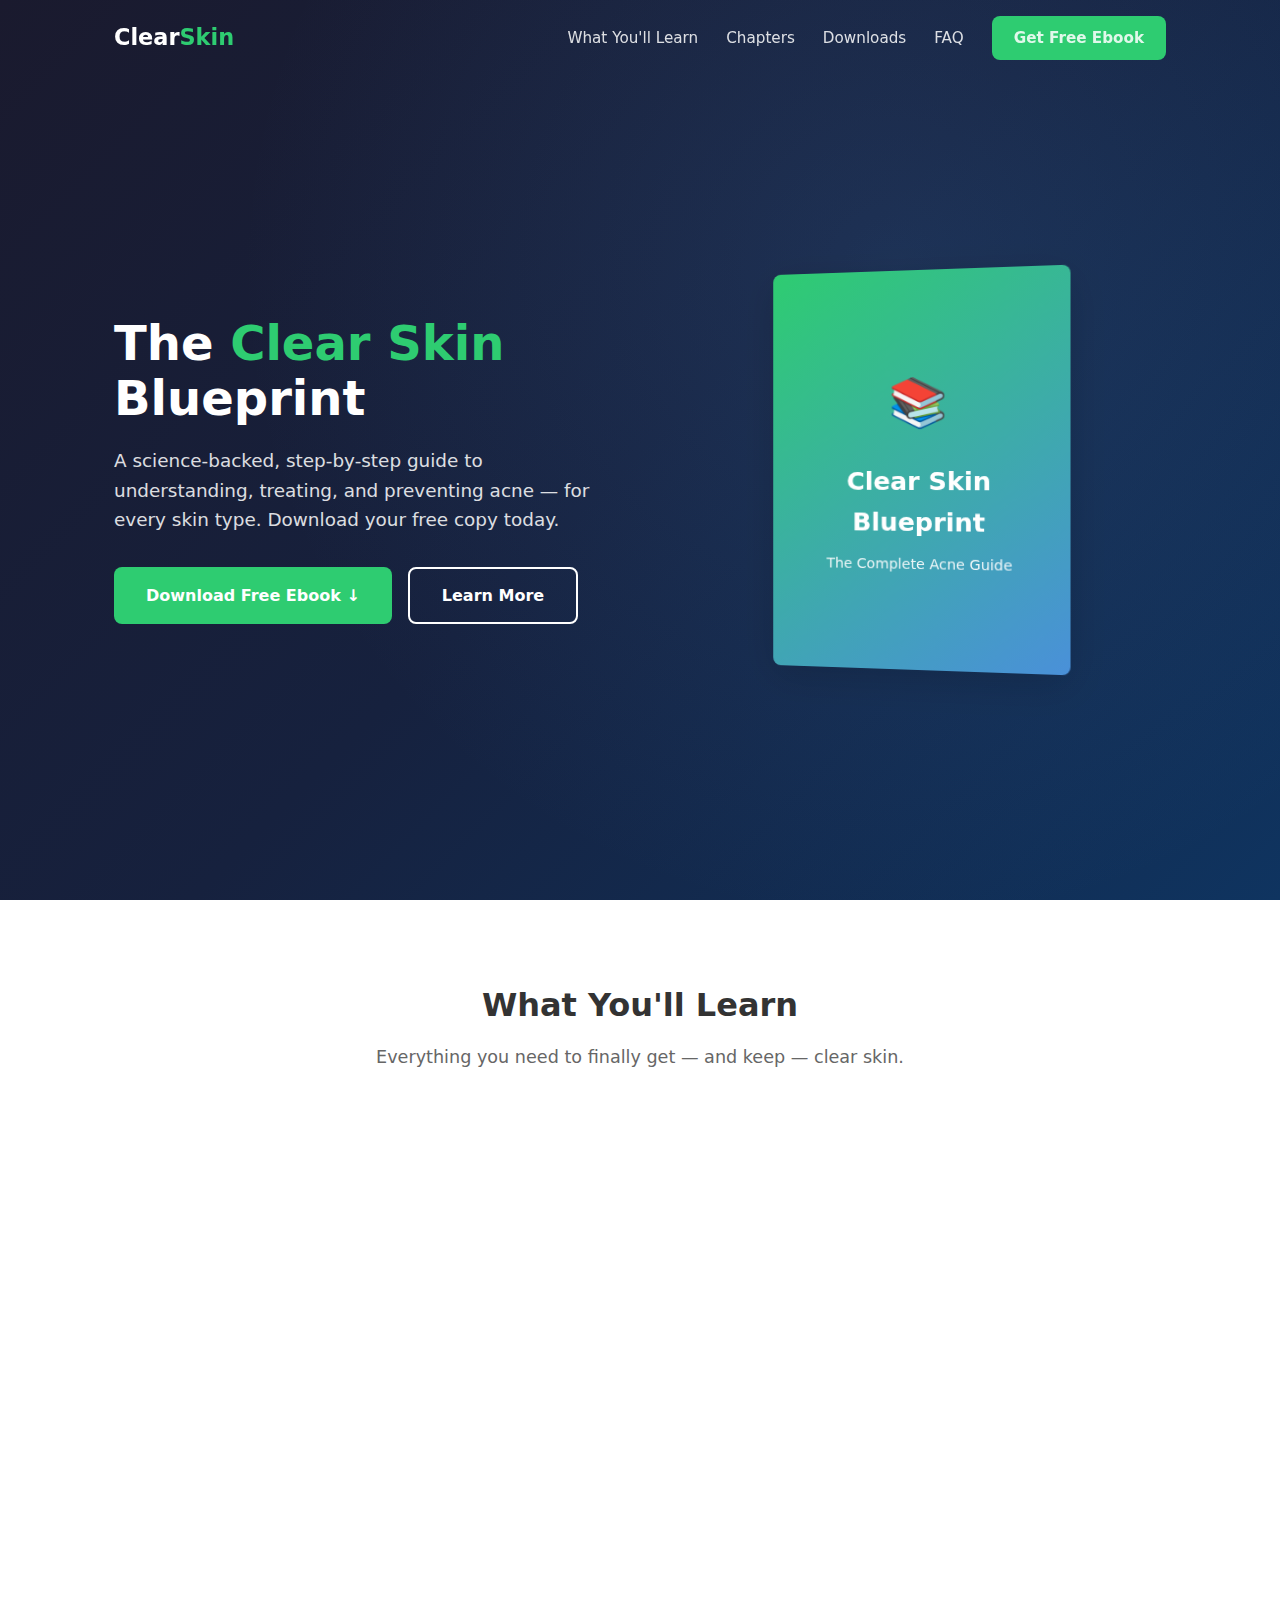
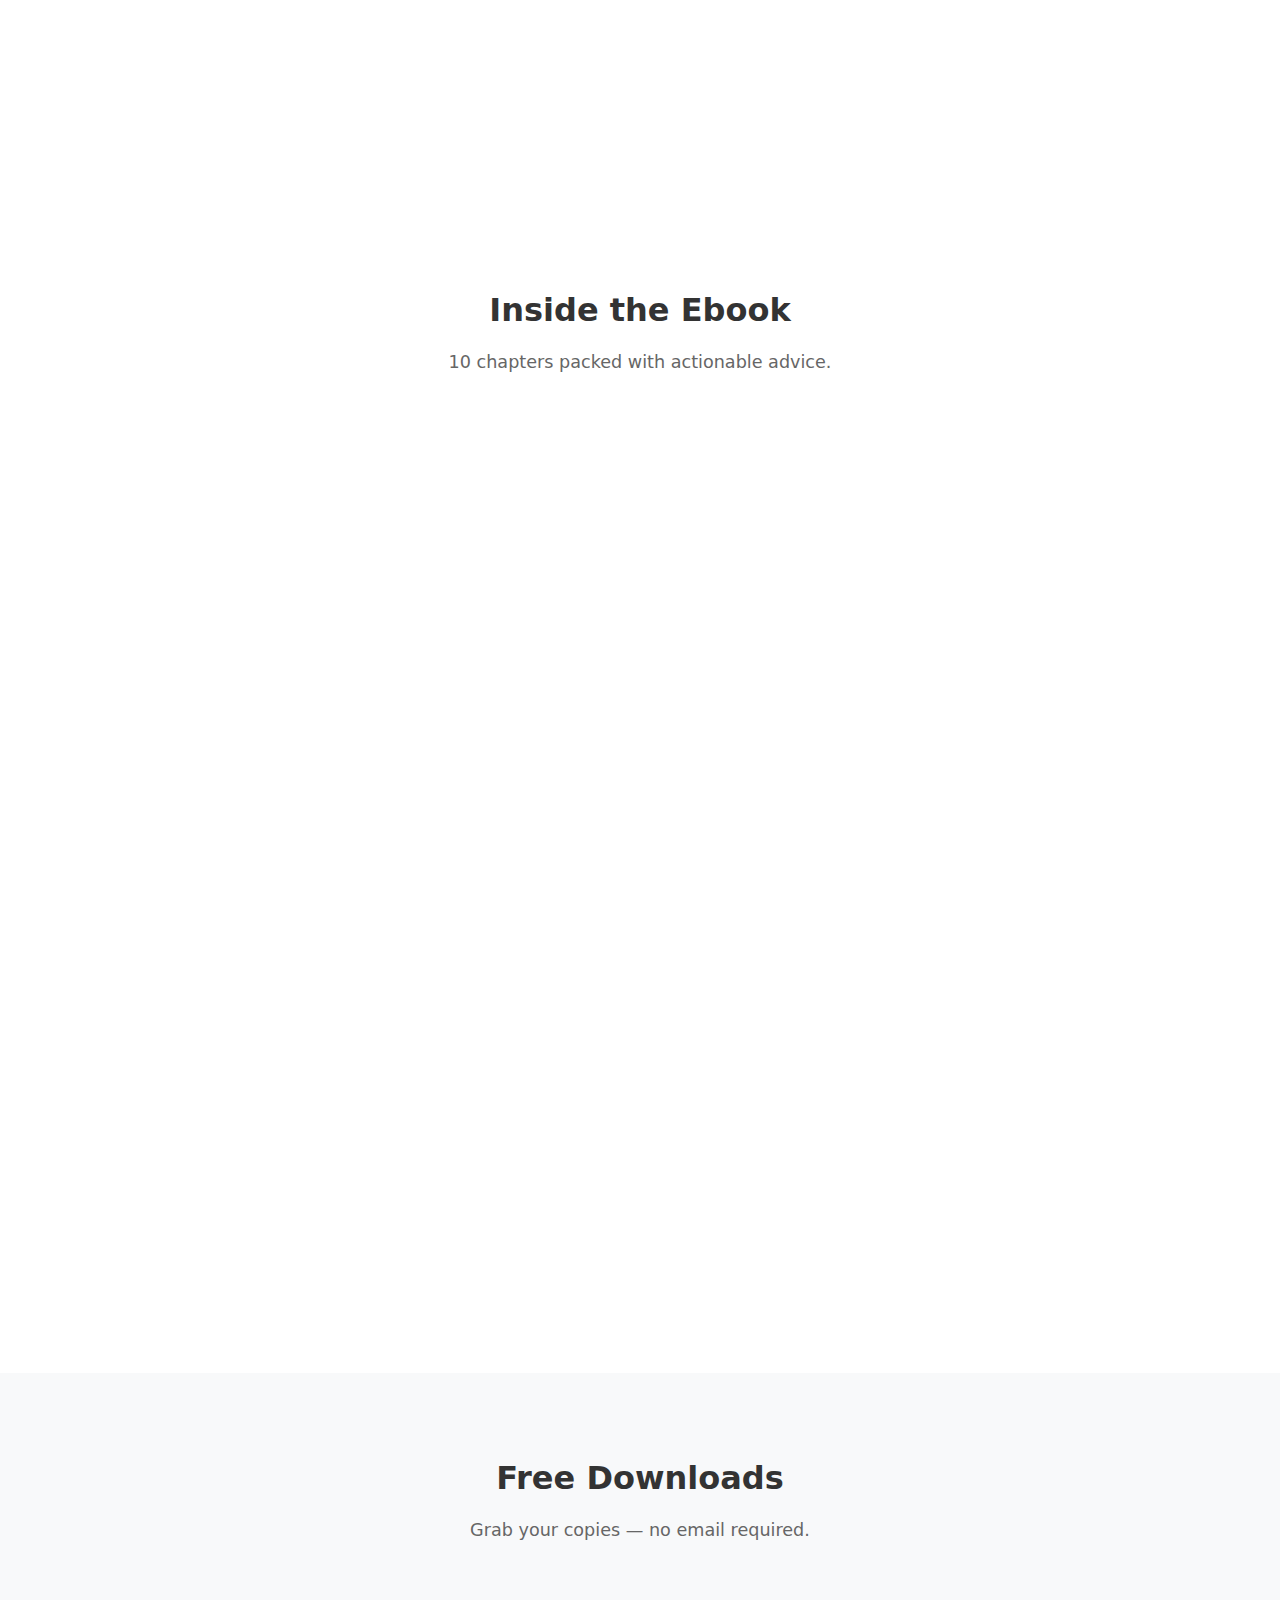
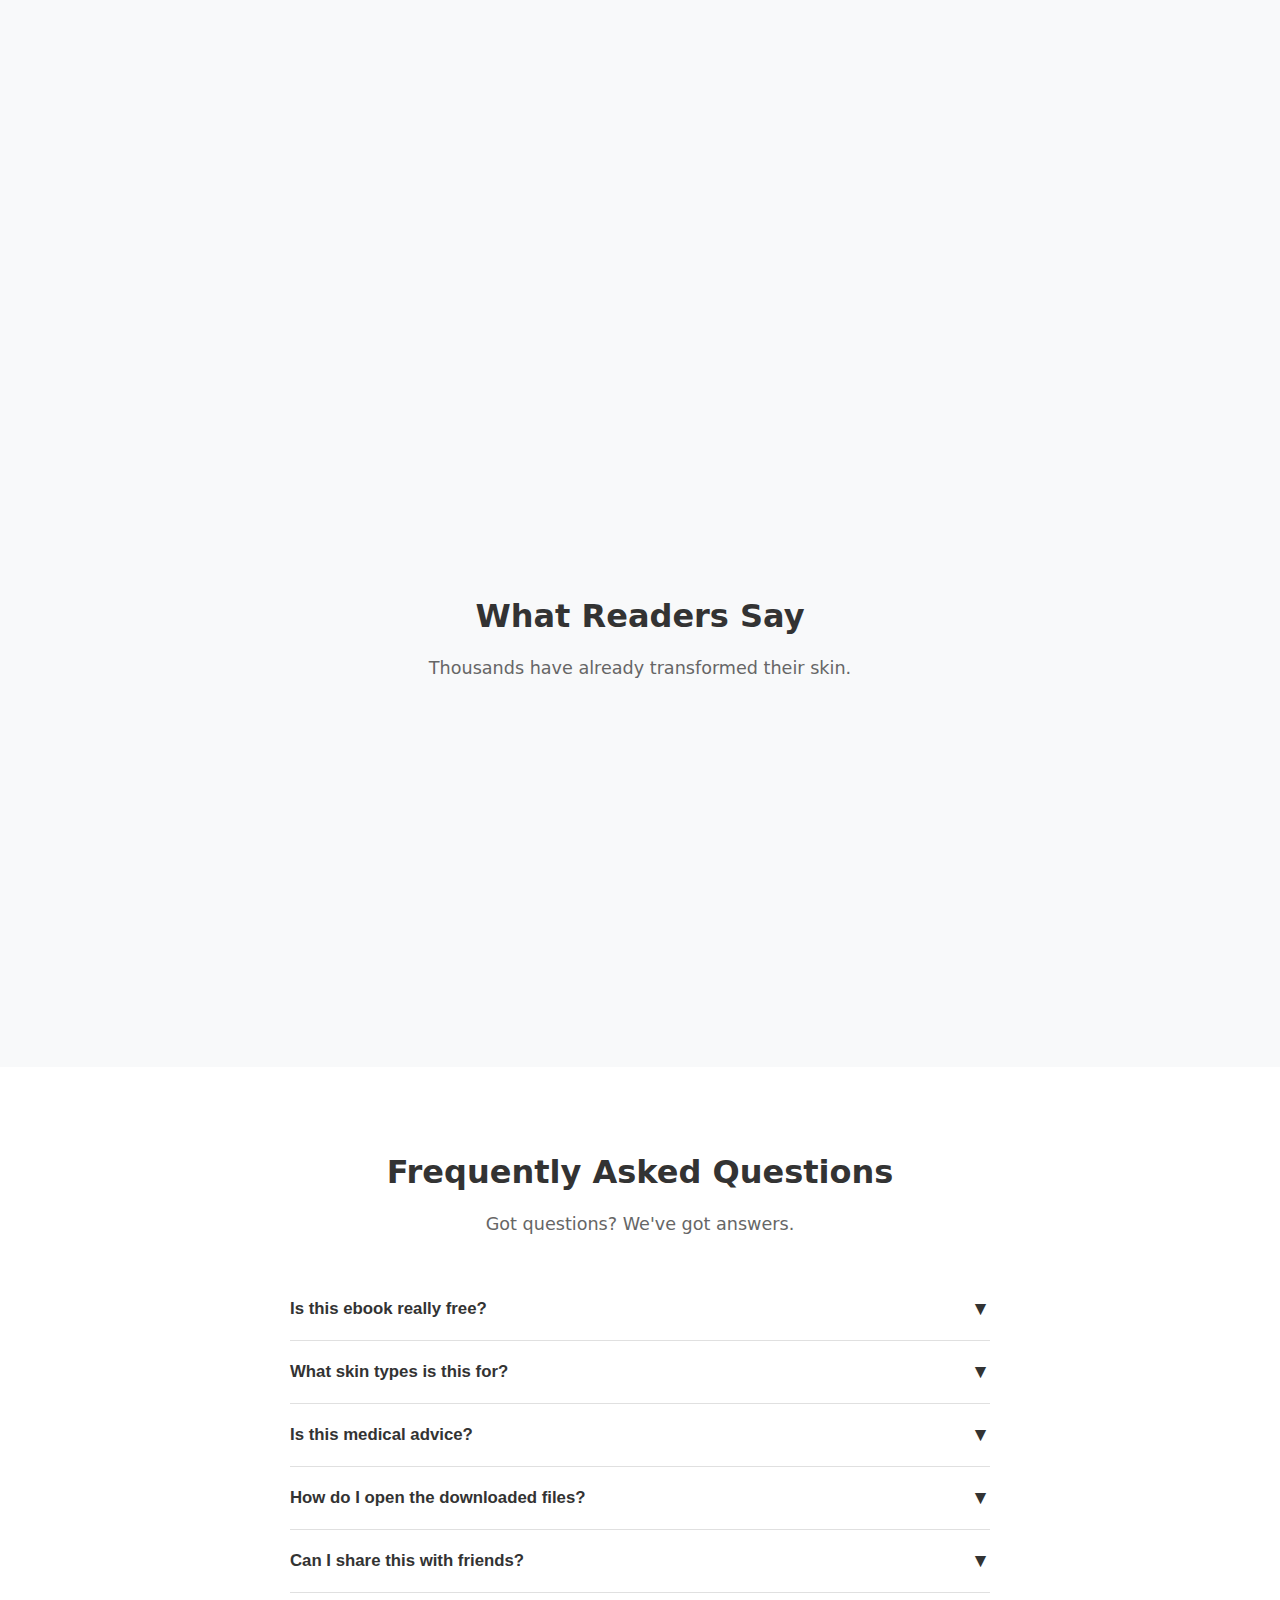
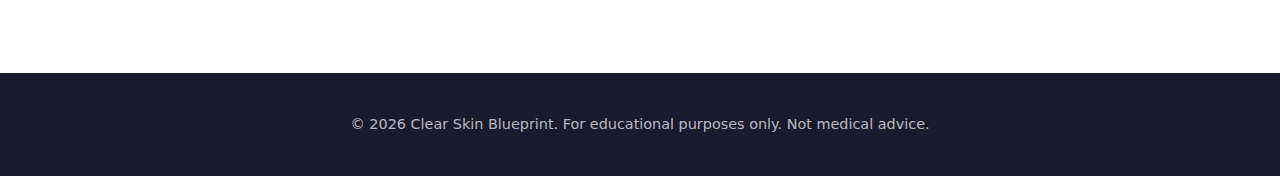
<file: website/index.html>
<!DOCTYPE html>
<html lang="en">
<head>
  <meta charset="UTF-8" />
  <meta name="viewport" content="width=device-width, initial-scale=1.0" />
  <title>Clear Skin Blueprint — Your Complete Guide to Beating Acne</title>
  <link rel="stylesheet" href="assets/css/styles.css" />
</head>
<body>

<!-- ===== NAVBAR ===== -->
<nav class="navbar">
  <div class="container">
    <a href="#" class="logo">Clear<span>Skin</span></a>
    <ul class="nav-links">
      <li><a href="#features">What You'll Learn</a></li>
      <li><a href="#chapters">Chapters</a></li>
      <li><a href="#downloads">Downloads</a></li>
      <li><a href="#faq">FAQ</a></li>
      <li><a href="#downloads" class="btn btn-primary" style="padding:10px 22px">Get Free Ebook</a></li>
    </ul>
    <button class="hamburger" aria-label="Menu">
      <span></span><span></span><span></span>
    </button>
  </div>
</nav>

<!-- ===== HERO ===== -->
<section class="hero" id="hero">
  <div class="container">
    <div class="hero-content">
      <h1>The <span>Clear Skin</span> Blueprint</h1>
      <p>A science-backed, step-by-step guide to understanding, treating, and preventing acne — for every skin type. Download your free copy today.</p>
      <div class="hero-buttons">
        <a href="#downloads" class="btn btn-primary">Download Free Ebook &darr;</a>
        <a href="#features" class="btn btn-outline">Learn More</a>
      </div>
    </div>
    <div class="hero-visual">
      <div class="ebook-mockup">
        <div class="mock-icon">&#128218;</div>
        <h3>Clear Skin Blueprint</h3>
        <p>The Complete Acne Guide</p>
      </div>
    </div>
  </div>
</section>

<!-- ===== FEATURES ===== -->
<section class="features" id="features">
  <div class="container">
    <h2 class="section-title">What You'll Learn</h2>
    <p class="section-subtitle">Everything you need to finally get — and keep — clear skin.</p>
    <div class="features-grid">
      <div class="feature-card">
        <div class="feature-icon">&#128300;</div>
        <h3>The Science of Acne</h3>
        <p>Understand what really causes breakouts at a cellular level — hormones, bacteria, inflammation, and more.</p>
      </div>
      <div class="feature-card">
        <div class="feature-icon">&#129514;</div>
        <h3>Proven Treatments</h3>
        <p>From benzoyl peroxide to retinoids, learn which ingredients actually work and how to use them safely.</p>
      </div>
      <div class="feature-card">
        <div class="feature-icon">&#127860;</div>
        <h3>Diet &amp; Lifestyle</h3>
        <p>Discover the surprising connections between what you eat, how you sleep, and your skin health.</p>
      </div>
      <div class="feature-card">
        <div class="feature-icon">&#128197;</div>
        <h3>Skincare Routines</h3>
        <p>Step-by-step morning and evening routines customized for oily, dry, combination, and sensitive skin.</p>
      </div>
      <div class="feature-card">
        <div class="feature-icon">&#128156;</div>
        <h3>Scar Prevention</h3>
        <p>Techniques to minimize scarring and post-inflammatory hyperpigmentation while your skin heals.</p>
      </div>
      <div class="feature-card">
        <div class="feature-icon">&#129504;</div>
        <h3>Mental Health</h3>
        <p>Addressing the emotional toll of acne — building confidence and self-care habits that last.</p>
      </div>
    </div>
  </div>
</section>

<!-- ===== TABLE OF CONTENTS ===== -->
<section class="toc" id="chapters">
  <div class="container" style="text-align:center">
    <h2 class="section-title">Inside the Ebook</h2>
    <p class="section-subtitle">10 chapters packed with actionable advice.</p>
    <div class="toc-list">
      <div class="toc-item"><div class="toc-num">1</div><div class="toc-text"><h4>Understanding Your Skin</h4><p>Skin types, the anatomy of a pore, and how acne forms.</p></div></div>
      <div class="toc-item"><div class="toc-num">2</div><div class="toc-text"><h4>Types of Acne</h4><p>Blackheads, whiteheads, cystic acne, and everything in between.</p></div></div>
      <div class="toc-item"><div class="toc-num">3</div><div class="toc-text"><h4>Root Causes</h4><p>Hormonal imbalances, genetics, bacteria, and environmental triggers.</p></div></div>
      <div class="toc-item"><div class="toc-num">4</div><div class="toc-text"><h4>Building Your Routine</h4><p>Cleansing, toning, treating, and moisturizing — done right.</p></div></div>
      <div class="toc-item"><div class="toc-num">5</div><div class="toc-text"><h4>Active Ingredients That Work</h4><p>Salicylic acid, niacinamide, retinoids, AHAs, and more.</p></div></div>
      <div class="toc-item"><div class="toc-num">6</div><div class="toc-text"><h4>Diet &amp; Nutrition</h4><p>Foods that help, foods that hurt, and simple meal swaps.</p></div></div>
      <div class="toc-item"><div class="toc-num">7</div><div class="toc-text"><h4>Lifestyle Factors</h4><p>Sleep, stress management, exercise, and hydration.</p></div></div>
      <div class="toc-item"><div class="toc-num">8</div><div class="toc-text"><h4>When to See a Dermatologist</h4><p>Red flags, prescription options, and what to expect.</p></div></div>
      <div class="toc-item"><div class="toc-num">9</div><div class="toc-text"><h4>Treating Acne Scars</h4><p>Chemical peels, microneedling, laser therapy, and at-home options.</p></div></div>
      <div class="toc-item"><div class="toc-num">10</div><div class="toc-text"><h4>Maintaining Clear Skin</h4><p>Long-term habits to keep breakouts from coming back.</p></div></div>
    </div>
  </div>
</section>

<!-- ===== DOWNLOADS ===== -->
<section class="downloads" id="downloads">
  <div class="container">
    <h2 class="section-title">Free Downloads</h2>
    <p class="section-subtitle">Grab your copies — no email required.</p>
    <div class="download-cards">
      <div class="download-card">
        <div class="dl-icon">&#128214;</div>
        <h3>Complete Ebook</h3>
        <p>The full Clear Skin Blueprint — all 10 chapters in a beautifully formatted, easy-to-read guide.</p>
        <span class="file-info">HTML format &bull; Viewable in any browser</span>
        <a href="../ebook-visual/clear-skin-blueprint.html" download class="btn btn-download">&#11015; Download Ebook</a>
      </div>
      <div class="download-card">
        <div class="dl-icon">&#128202;</div>
        <h3>Quick-Reference Infographic</h3>
        <p>A one-page visual cheat sheet with your daily skincare routine, key ingredients, and diet tips.</p>
        <span class="file-info">HTML format &bull; Viewable in any browser</span>
        <a href="../ebook-infographic/acne-infographic.html" download class="btn btn-download">&#11015; Download Infographic</a>
      </div>
    </div>
  </div>
</section>

<!-- ===== TESTIMONIALS ===== -->
<section class="testimonials" id="testimonials">
  <div class="container">
    <h2 class="section-title">What Readers Say</h2>
    <p class="section-subtitle">Thousands have already transformed their skin.</p>
    <div class="testimonial-grid">
      <div class="testimonial-card">
        <div class="stars">&#9733;&#9733;&#9733;&#9733;&#9733;</div>
        <blockquote>"I tried everything for years. This ebook finally explained WHY I was breaking out and gave me a routine that actually works. My skin has never looked better."</blockquote>
        <div class="author">— Sarah M., 24</div>
      </div>
      <div class="testimonial-card">
        <div class="stars">&#9733;&#9733;&#9733;&#9733;&#9733;</div>
        <blockquote>"The diet chapter was a game-changer. I cut out dairy and added the recommended foods and saw a huge difference in just 3 weeks."</blockquote>
        <div class="author">— James R., 19</div>
      </div>
      <div class="testimonial-card">
        <div class="stars">&#9733;&#9733;&#9733;&#9733;&#9733;</div>
        <blockquote>"As a dermatology student, I'm impressed by how accurate and accessible this guide is. I recommend it to friends and family all the time."</blockquote>
        <div class="author">— Dr. Priya K., 28</div>
      </div>
    </div>
  </div>
</section>

<!-- ===== FAQ ===== -->
<section class="faq" id="faq">
  <div class="container" style="text-align:center">
    <h2 class="section-title">Frequently Asked Questions</h2>
    <p class="section-subtitle">Got questions? We've got answers.</p>
    <div class="faq-list">
      <div class="faq-item">
        <button class="faq-question">Is this ebook really free? <span class="arrow">&#9660;</span></button>
        <div class="faq-answer"><p>Yes — 100% free, no email sign-up required. Just click download and it's yours.</p></div>
      </div>
      <div class="faq-item">
        <button class="faq-question">What skin types is this for? <span class="arrow">&#9660;</span></button>
        <div class="faq-answer"><p>The guide covers all skin types — oily, dry, combination, and sensitive. Each chapter includes specific tips for different skin types.</p></div>
      </div>
      <div class="faq-item">
        <button class="faq-question">Is this medical advice? <span class="arrow">&#9660;</span></button>
        <div class="faq-answer"><p>This ebook is for educational purposes only and is not a substitute for professional medical advice. Always consult a dermatologist for persistent or severe acne.</p></div>
      </div>
      <div class="faq-item">
        <button class="faq-question">How do I open the downloaded files? <span class="arrow">&#9660;</span></button>
        <div class="faq-answer"><p>The files are in HTML format. Simply open them in any web browser (Chrome, Safari, Firefox, Edge) — no special software needed.</p></div>
      </div>
      <div class="faq-item">
        <button class="faq-question">Can I share this with friends? <span class="arrow">&#9660;</span></button>
        <div class="faq-answer"><p>Absolutely! Feel free to share the download links or the files themselves with anyone who might benefit.</p></div>
      </div>
    </div>
  </div>
</section>

<!-- ===== FOOTER ===== -->
<footer class="footer">
  <div class="container">
    <p>&copy; 2026 Clear Skin Blueprint. For educational purposes only. Not medical advice.</p>
  </div>
</footer>

<script src="assets/js/main.js"></script>
</body>
</html>
</file>
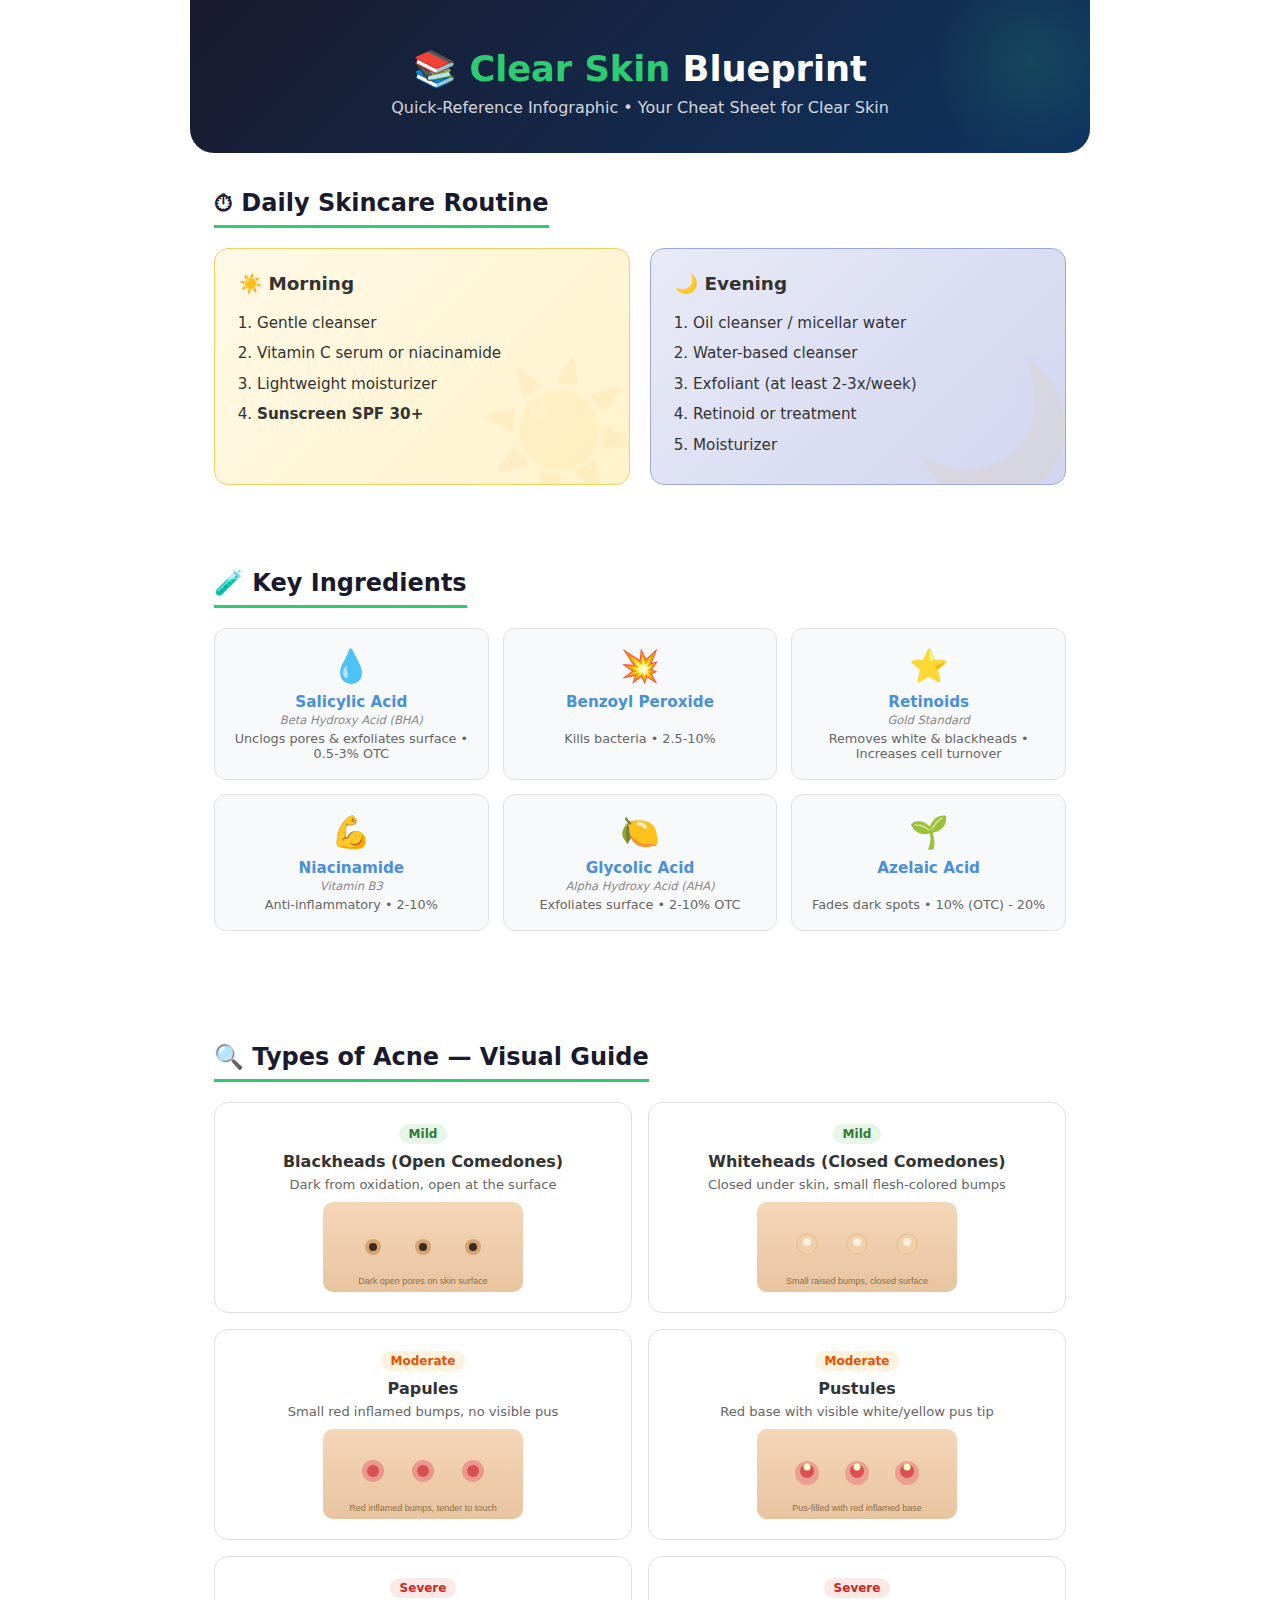
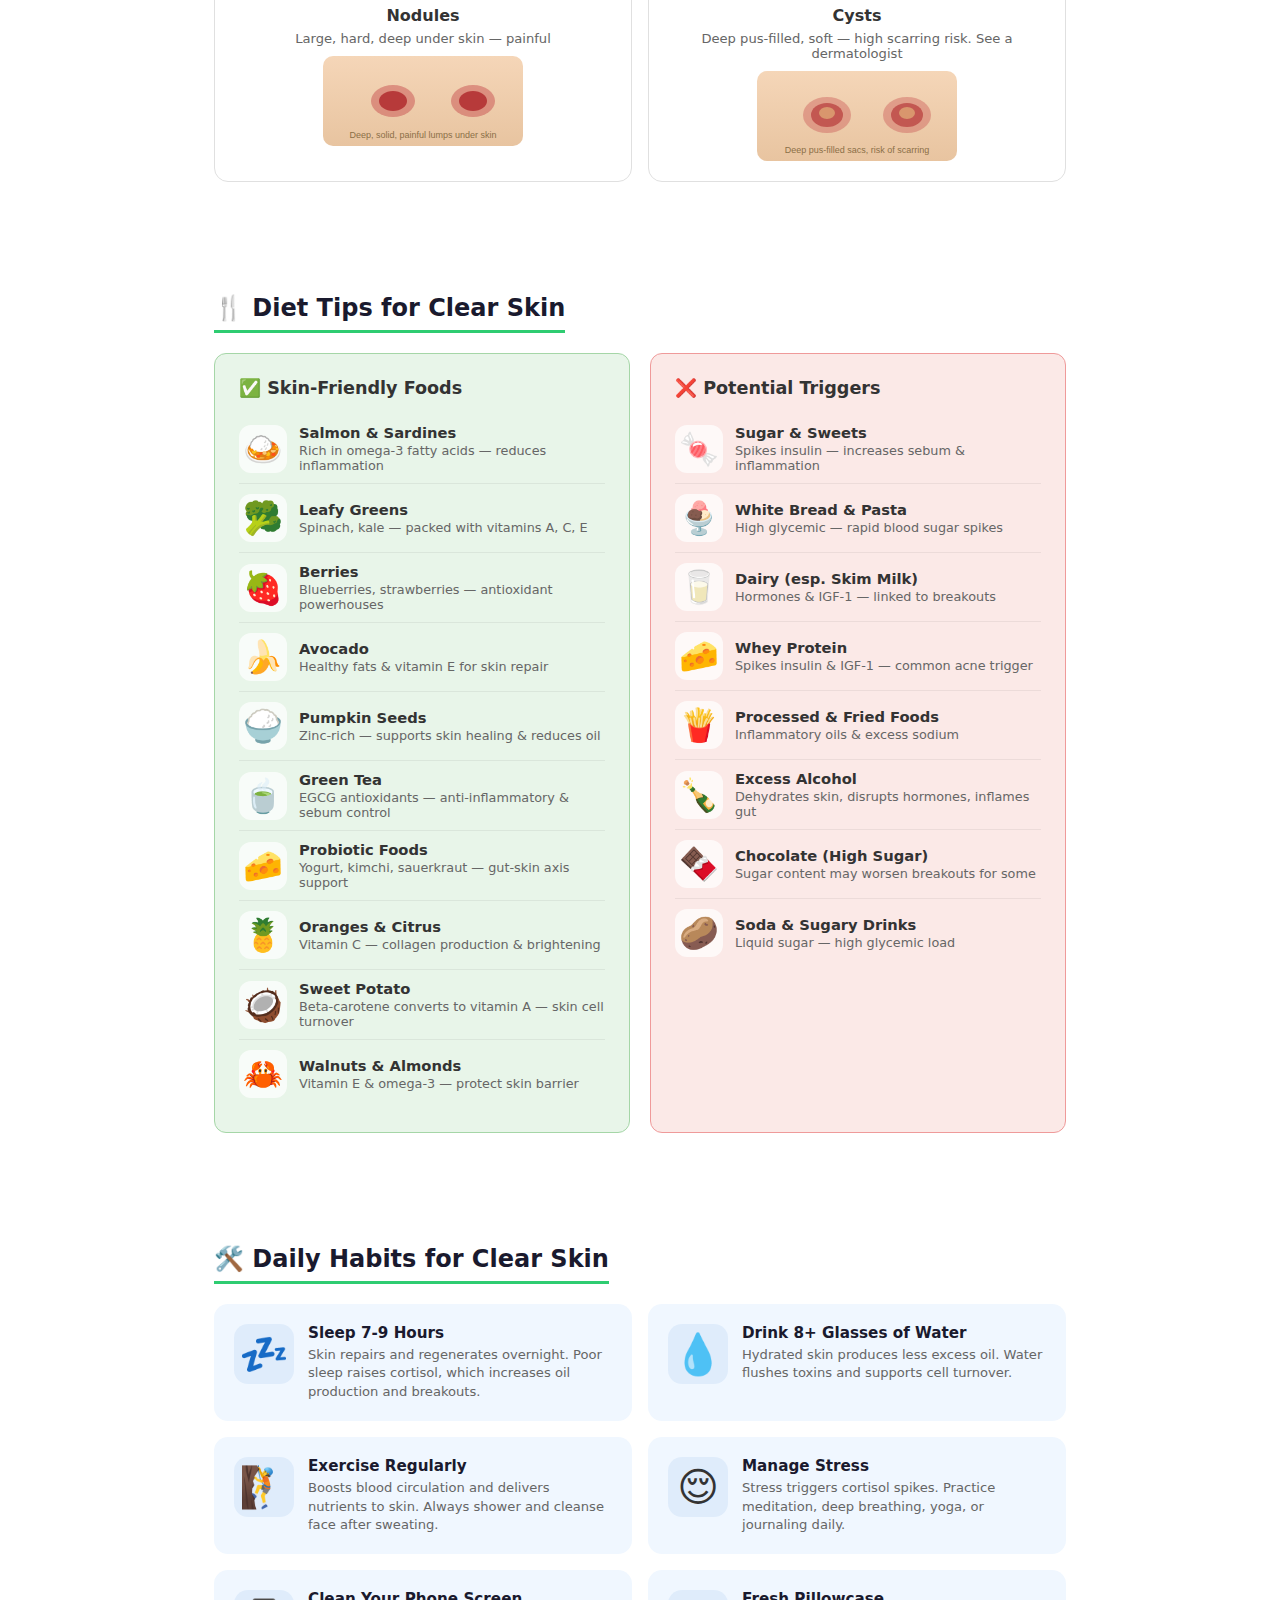
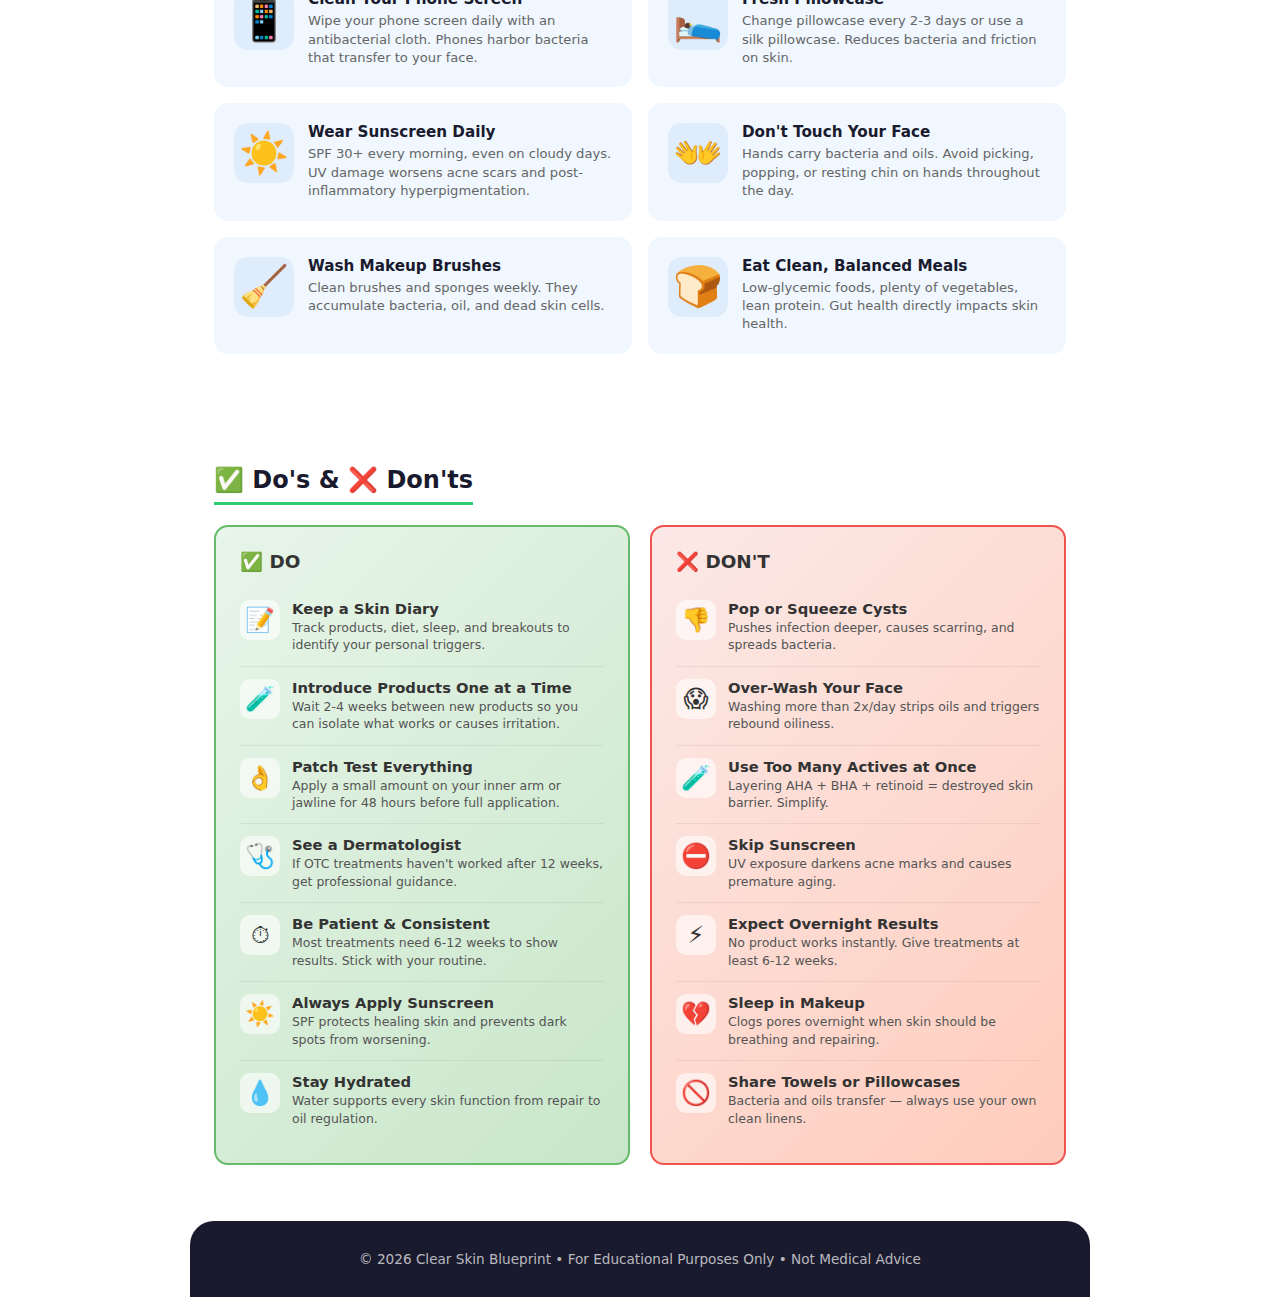
<file: ebook-infographic/acne-infographic.html>
<!DOCTYPE html>
<html lang="en">
<head>
<meta charset="UTF-8"/>
<meta name="viewport" content="width=device-width,initial-scale=1.0"/>
<title>Clear Skin Blueprint — Quick-Reference Infographic</title>
<style>
*{margin:0;padding:0;box-sizing:border-box}
body{font-family:'Segoe UI',system-ui,-apple-system,sans-serif;background:#fff;color:#333;max-width:900px;margin:0 auto}

/* Page break utility */
.page-break{page-break-before:always;break-before:page;margin-top:40px}

/* Header */
.header{background:linear-gradient(135deg,#1a1a2e,#0f3460);color:#fff;text-align:center;padding:48px 24px 36px;border-radius:0 0 24px 24px;position:relative;overflow:hidden}
.header::before{content:"";position:absolute;top:-40px;right:-40px;width:200px;height:200px;background:radial-gradient(circle,rgba(46,204,113,.15) 0%,transparent 70%);border-radius:50%}
.header h1{font-size:2.2rem;margin-bottom:8px;position:relative;z-index:1}
.header h1 span{color:#2ECC71}
.header p{opacity:.8;font-size:1rem;position:relative;z-index:1}

/* Section */
.section{padding:36px 24px}
.section h2{font-size:1.5rem;color:#1a1a2e;margin-bottom:20px;padding-bottom:8px;border-bottom:3px solid #2ECC71;display:inline-block}

/* Routine Grid */
.routine-grid{display:grid;grid-template-columns:1fr 1fr;gap:20px;margin-bottom:12px}
.routine-card{border-radius:14px;padding:24px;position:relative;overflow:hidden}
.routine-card.morning{background:linear-gradient(135deg,#fff9e6,#fff3cc);border:1px solid #f0d060}
.routine-card.evening{background:linear-gradient(135deg,#e8eaf6,#d1d5f0);border:1px solid #9fa8da}
.routine-card h3{font-size:1.15rem;margin-bottom:14px;display:flex;align-items:center;gap:8px}
.routine-card ol{margin-left:18px;font-size:.95rem;line-height:2}

/* Watermark for routine cards */
.routine-card .watermark{position:absolute;bottom:-10px;right:-10px;font-size:8rem;opacity:.08;pointer-events:none;line-height:1}

/* Ingredient Cards */
.ingredient-grid{display:grid;grid-template-columns:repeat(3,1fr);gap:14px}
.ingredient{background:#f8f9fa;border:1px solid #e0e0e0;border-radius:12px;padding:18px;text-align:center}
.ingredient .emoji{font-size:2rem;margin-bottom:8px}
.ingredient h4{font-size:.95rem;color:#4A90D9;margin-bottom:2px}
.ingredient .sub{font-size:.72rem;color:#888;font-style:italic;margin-bottom:4px}
.ingredient p{font-size:.8rem;color:#666}

/* Acne types visual */
.types-grid{display:grid;grid-template-columns:repeat(2,1fr);gap:16px}
.type-card{background:#fff;border:1px solid #e0e0e0;border-radius:14px;padding:20px;text-align:center;position:relative}
.type-card .severity{display:inline-block;padding:3px 10px;border-radius:20px;font-size:.75rem;font-weight:600;margin-bottom:8px}
.type-card .severity.mild{background:#e8f5e9;color:#2e7d32}
.type-card .severity.moderate{background:#fff3e0;color:#e65100}
.type-card .severity.severe{background:#fbe9e7;color:#c62828}
.type-card h4{font-size:1rem;margin-bottom:6px}
.type-card p{font-size:.82rem;color:#666;margin-bottom:10px}
.type-card .visual{width:100%;height:90px;border-radius:10px;display:flex;align-items:center;justify-content:center;position:relative;overflow:hidden}
.type-card .visual svg{width:100%;height:100%}

/* Food Grid - full page */
.food-grid{display:grid;grid-template-columns:1fr 1fr;gap:20px}
.food-col{border-radius:12px;padding:24px}
.food-col.good{background:#e8f5e9;border:1px solid #a5d6a7}
.food-col.bad{background:#fbe9e7;border:1px solid #ef9a9a}
.food-col h3{font-size:1.1rem;margin-bottom:16px;display:flex;align-items:center;gap:8px}
.food-item{display:flex;align-items:center;gap:12px;padding:10px 0;border-bottom:1px solid rgba(0,0,0,.06)}
.food-item:last-child{border-bottom:none}
.food-item .food-icon{font-size:2rem;flex-shrink:0;width:48px;height:48px;display:flex;align-items:center;justify-content:center;border-radius:12px;background:rgba(255,255,255,.7)}
.food-item .food-info h4{font-size:.92rem;margin-bottom:2px}
.food-item .food-info p{font-size:.8rem;color:#666}

/* Habits - full page */
.habits-grid{display:grid;grid-template-columns:1fr 1fr;gap:16px}
.habit-card{display:flex;align-items:flex-start;gap:14px;background:#f0f7ff;border-radius:14px;padding:20px;position:relative;overflow:hidden}
.habit-card .habit-visual{font-size:2.5rem;flex-shrink:0;width:60px;height:60px;display:flex;align-items:center;justify-content:center;background:rgba(74,144,217,.1);border-radius:14px}
.habit-card .habit-text h4{font-size:.95rem;margin-bottom:4px;color:#1a1a2e}
.habit-card .habit-text p{font-size:.82rem;color:#666;line-height:1.4}

/* Dos and Don'ts - full page */
.dos-donts-grid{display:grid;grid-template-columns:1fr 1fr;gap:20px}
.dos-col,.donts-col{border-radius:14px;padding:24px}
.dos-col{background:linear-gradient(135deg,#e8f5e9,#c8e6c9);border:2px solid #66bb6a}
.donts-col{background:linear-gradient(135deg,#fbe9e7,#ffccbc);border:2px solid #ef5350}
.dos-col h3,.donts-col h3{font-size:1.15rem;margin-bottom:16px;display:flex;align-items:center;gap:8px}
.rule-item{display:flex;align-items:flex-start;gap:12px;padding:12px 0;border-bottom:1px solid rgba(0,0,0,.06)}
.rule-item:last-child{border-bottom:none}
.rule-item .rule-icon{font-size:1.5rem;flex-shrink:0;width:40px;height:40px;display:flex;align-items:center;justify-content:center;border-radius:10px;background:rgba(255,255,255,.6)}
.rule-item .rule-text h4{font-size:.92rem;margin-bottom:2px}
.rule-item .rule-text p{font-size:.78rem;color:#555;line-height:1.4}

/* Callout */
.callout{border-radius:12px;padding:20px;margin:24px 0;font-size:.95rem;display:flex;align-items:flex-start;gap:12px}
.callout.tip{background:#e8f5e9;border:1px solid #a5d6a7}
.callout.warn{background:#fff3e0;border:1px solid #ffcc80}
.callout .callout-icon{font-size:1.5rem;flex-shrink:0}

/* Footer */
.footer{background:#1a1a2e;color:rgba(255,255,255,.7);text-align:center;padding:30px 24px;font-size:.85rem;border-radius:24px 24px 0 0;margin-top:20px}

@media screen and (max-width:600px){
  .routine-grid,.food-grid,.types-grid,.habits-grid,.dos-donts-grid{grid-template-columns:1fr}
  .ingredient-grid{grid-template-columns:1fr 1fr}
  .header h1{font-size:1.7rem}
}
@media print{
  body{max-width:100%}
  .header{border-radius:0}
  .footer{border-radius:0}
  .section{page-break-inside:avoid}
  .page-break{page-break-before:always}
}
</style>
</head>
<body>

<!-- ========== PAGE 1: COVER & ROUTINE ========== -->
<div class="header">
  <h1>&#128218; <span>Clear Skin</span> Blueprint</h1>
  <p>Quick-Reference Infographic &bull; Your Cheat Sheet for Clear Skin</p>
</div>

<!-- DAILY ROUTINES -->
<div class="section">
  <h2>&#9201; Daily Skincare Routine</h2>
  <div class="routine-grid">
    <div class="routine-card morning">
      <div class="watermark">&#9728;&#65039;</div>
      <h3>&#9728;&#65039; Morning</h3>
      <ol>
        <li>Gentle cleanser</li>
        <li>Vitamin C serum or niacinamide</li>
        <li>Lightweight moisturizer</li>
        <li><strong>Sunscreen SPF 30+</strong></li>
      </ol>
    </div>
    <div class="routine-card evening">
      <div class="watermark">&#127769;</div>
      <h3>&#127769; Evening</h3>
      <ol>
        <li>Oil cleanser / micellar water</li>
        <li>Water-based cleanser</li>
        <li>Exfoliant (at least 2-3x/week)</li>
        <li>Retinoid or treatment</li>
        <li>Moisturizer</li>
      </ol>
    </div>
  </div>
</div>

<!-- KEY INGREDIENTS -->
<div class="section">
  <h2>&#129514; Key Ingredients</h2>
  <div class="ingredient-grid">
    <div class="ingredient">
      <div class="emoji">&#128167;</div>
      <h4>Salicylic Acid</h4>
      <div class="sub">Beta Hydroxy Acid (BHA)</div>
      <p>Unclogs pores &amp; exfoliates surface &bull; 0.5-3% OTC</p>
    </div>
    <div class="ingredient">
      <div class="emoji">&#128165;</div>
      <h4>Benzoyl Peroxide</h4>
      <div class="sub">&nbsp;</div>
      <p>Kills bacteria &bull; 2.5-10%</p>
    </div>
    <div class="ingredient">
      <div class="emoji">&#11088;</div>
      <h4>Retinoids</h4>
      <div class="sub">Gold Standard</div>
      <p>Removes white &amp; blackheads &bull; Increases cell turnover</p>
    </div>
    <div class="ingredient">
      <div class="emoji">&#128170;</div>
      <h4>Niacinamide</h4>
      <div class="sub">Vitamin B3</div>
      <p>Anti-inflammatory &bull; 2-10%</p>
    </div>
    <div class="ingredient">
      <div class="emoji">&#127819;</div>
      <h4>Glycolic Acid</h4>
      <div class="sub">Alpha Hydroxy Acid (AHA)</div>
      <p>Exfoliates surface &bull; 2-10% OTC</p>
    </div>
    <div class="ingredient">
      <div class="emoji">&#127793;</div>
      <h4>Azelaic Acid</h4>
      <div class="sub">&nbsp;</div>
      <p>Fades dark spots &bull; 10% (OTC) - 20%</p>
    </div>
  </div>
</div>

<!-- ========== PAGE 2: ACNE TYPES ========== -->
<div class="page-break"></div>
<div class="section">
  <h2>&#128269; Types of Acne — Visual Guide</h2>
  <div class="types-grid">

    <div class="type-card">
      <span class="severity mild">Mild</span>
      <h4>Blackheads (Open Comedones)</h4>
      <p>Dark from oxidation, open at the surface</p>
      <div class="visual">
        <svg viewBox="0 0 200 90" xmlns="http://www.w3.org/2000/svg">
          <defs><linearGradient id="skin1" x1="0" y1="0" x2="0" y2="1"><stop offset="0%" stop-color="#f5d6b8"/><stop offset="100%" stop-color="#e8c4a0"/></linearGradient></defs>
          <rect width="200" height="90" rx="10" fill="url(#skin1)"/>
          <circle cx="50" cy="45" r="8" fill="#d4a574"/><circle cx="50" cy="45" r="4" fill="#3d2b1f"/>
          <circle cx="100" cy="45" r="8" fill="#d4a574"/><circle cx="100" cy="45" r="4" fill="#3d2b1f"/>
          <circle cx="150" cy="45" r="8" fill="#d4a574"/><circle cx="150" cy="45" r="4" fill="#3d2b1f"/>
          <text x="100" y="82" text-anchor="middle" font-size="9" fill="#8b6f47" font-family="sans-serif">Dark open pores on skin surface</text>
        </svg>
      </div>
    </div>

    <div class="type-card">
      <span class="severity mild">Mild</span>
      <h4>Whiteheads (Closed Comedones)</h4>
      <p>Closed under skin, small flesh-colored bumps</p>
      <div class="visual">
        <svg viewBox="0 0 200 90" xmlns="http://www.w3.org/2000/svg">
          <defs><linearGradient id="skin2" x1="0" y1="0" x2="0" y2="1"><stop offset="0%" stop-color="#f5d6b8"/><stop offset="100%" stop-color="#e8c4a0"/></linearGradient></defs>
          <rect width="200" height="90" rx="10" fill="url(#skin2)"/>
          <circle cx="50" cy="42" r="10" fill="#f0d0a8" stroke="#e0bf90" stroke-width="1"/><circle cx="50" cy="40" r="4" fill="#faf0e0"/>
          <circle cx="100" cy="42" r="10" fill="#f0d0a8" stroke="#e0bf90" stroke-width="1"/><circle cx="100" cy="40" r="4" fill="#faf0e0"/>
          <circle cx="150" cy="42" r="10" fill="#f0d0a8" stroke="#e0bf90" stroke-width="1"/><circle cx="150" cy="40" r="4" fill="#faf0e0"/>
          <text x="100" y="82" text-anchor="middle" font-size="9" fill="#8b6f47" font-family="sans-serif">Small raised bumps, closed surface</text>
        </svg>
      </div>
    </div>

    <div class="type-card">
      <span class="severity moderate">Moderate</span>
      <h4>Papules</h4>
      <p>Small red inflamed bumps, no visible pus</p>
      <div class="visual">
        <svg viewBox="0 0 200 90" xmlns="http://www.w3.org/2000/svg">
          <defs><linearGradient id="skin3" x1="0" y1="0" x2="0" y2="1"><stop offset="0%" stop-color="#f5d6b8"/><stop offset="100%" stop-color="#e8c4a0"/></linearGradient></defs>
          <rect width="200" height="90" rx="10" fill="url(#skin3)"/>
          <circle cx="50" cy="42" r="11" fill="#e88080" opacity=".7"/><circle cx="50" cy="42" r="6" fill="#d95050"/>
          <circle cx="100" cy="42" r="11" fill="#e88080" opacity=".7"/><circle cx="100" cy="42" r="6" fill="#d95050"/>
          <circle cx="150" cy="42" r="11" fill="#e88080" opacity=".7"/><circle cx="150" cy="42" r="6" fill="#d95050"/>
          <text x="100" y="82" text-anchor="middle" font-size="9" fill="#8b6f47" font-family="sans-serif">Red inflamed bumps, tender to touch</text>
        </svg>
      </div>
    </div>

    <div class="type-card">
      <span class="severity moderate">Moderate</span>
      <h4>Pustules</h4>
      <p>Red base with visible white/yellow pus tip</p>
      <div class="visual">
        <svg viewBox="0 0 200 90" xmlns="http://www.w3.org/2000/svg">
          <defs><linearGradient id="skin4" x1="0" y1="0" x2="0" y2="1"><stop offset="0%" stop-color="#f5d6b8"/><stop offset="100%" stop-color="#e8c4a0"/></linearGradient></defs>
          <rect width="200" height="90" rx="10" fill="url(#skin4)"/>
          <circle cx="50" cy="44" r="12" fill="#e88080" opacity=".6"/><circle cx="50" cy="42" r="7" fill="#d95050"/><circle cx="50" cy="38" r="3.5" fill="#ffffcc"/>
          <circle cx="100" cy="44" r="12" fill="#e88080" opacity=".6"/><circle cx="100" cy="42" r="7" fill="#d95050"/><circle cx="100" cy="38" r="3.5" fill="#ffffcc"/>
          <circle cx="150" cy="44" r="12" fill="#e88080" opacity=".6"/><circle cx="150" cy="42" r="7" fill="#d95050"/><circle cx="150" cy="38" r="3.5" fill="#ffffcc"/>
          <text x="100" y="82" text-anchor="middle" font-size="9" fill="#8b6f47" font-family="sans-serif">Pus-filled with red inflamed base</text>
        </svg>
      </div>
    </div>

    <div class="type-card">
      <span class="severity severe">Severe</span>
      <h4>Nodules</h4>
      <p>Large, hard, deep under skin — painful</p>
      <div class="visual">
        <svg viewBox="0 0 200 90" xmlns="http://www.w3.org/2000/svg">
          <defs><linearGradient id="skin5" x1="0" y1="0" x2="0" y2="1"><stop offset="0%" stop-color="#f5d6b8"/><stop offset="100%" stop-color="#e8c4a0"/></linearGradient></defs>
          <rect width="200" height="90" rx="10" fill="url(#skin5)"/>
          <ellipse cx="70" cy="45" rx="22" ry="16" fill="#c75050" opacity=".5"/><ellipse cx="70" cy="45" rx="14" ry="10" fill="#b73a3a"/>
          <ellipse cx="150" cy="45" rx="22" ry="16" fill="#c75050" opacity=".5"/><ellipse cx="150" cy="45" rx="14" ry="10" fill="#b73a3a"/>
          <text x="100" y="82" text-anchor="middle" font-size="9" fill="#8b6f47" font-family="sans-serif">Deep, solid, painful lumps under skin</text>
        </svg>
      </div>
    </div>

    <div class="type-card">
      <span class="severity severe">Severe</span>
      <h4>Cysts</h4>
      <p>Deep pus-filled, soft — high scarring risk. See a dermatologist</p>
      <div class="visual">
        <svg viewBox="0 0 200 90" xmlns="http://www.w3.org/2000/svg">
          <defs><linearGradient id="skin6" x1="0" y1="0" x2="0" y2="1"><stop offset="0%" stop-color="#f5d6b8"/><stop offset="100%" stop-color="#e8c4a0"/></linearGradient></defs>
          <rect width="200" height="90" rx="10" fill="url(#skin6)"/>
          <ellipse cx="70" cy="44" rx="24" ry="18" fill="#c75050" opacity=".4"/><ellipse cx="70" cy="44" rx="16" ry="12" fill="#b73a3a" opacity=".7"/><ellipse cx="70" cy="42" rx="8" ry="6" fill="#e8c080" opacity=".6"/>
          <ellipse cx="150" cy="44" rx="24" ry="18" fill="#c75050" opacity=".4"/><ellipse cx="150" cy="44" rx="16" ry="12" fill="#b73a3a" opacity=".7"/><ellipse cx="150" cy="42" rx="8" ry="6" fill="#e8c080" opacity=".6"/>
          <text x="100" y="82" text-anchor="middle" font-size="9" fill="#8b6f47" font-family="sans-serif">Deep pus-filled sacs, risk of scarring</text>
        </svg>
      </div>
    </div>

  </div>
</div>

<!-- ========== PAGE 3: DIET TIPS ========== -->
<div class="page-break"></div>
<div class="section">
  <h2>&#127860; Diet Tips for Clear Skin</h2>
  <div class="food-grid">
    <div class="food-col good">
      <h3>&#9989; Skin-Friendly Foods</h3>

      <div class="food-item">
        <div class="food-icon">&#127835;</div>
        <div class="food-info"><h4>Salmon &amp; Sardines</h4><p>Rich in omega-3 fatty acids — reduces inflammation</p></div>
      </div>
      <div class="food-item">
        <div class="food-icon">&#129382;</div>
        <div class="food-info"><h4>Leafy Greens</h4><p>Spinach, kale — packed with vitamins A, C, E</p></div>
      </div>
      <div class="food-item">
        <div class="food-icon">&#127827;</div>
        <div class="food-info"><h4>Berries</h4><p>Blueberries, strawberries — antioxidant powerhouses</p></div>
      </div>
      <div class="food-item">
        <div class="food-icon">&#127820;</div>
        <div class="food-info"><h4>Avocado</h4><p>Healthy fats &amp; vitamin E for skin repair</p></div>
      </div>
      <div class="food-item">
        <div class="food-icon">&#127834;</div>
        <div class="food-info"><h4>Pumpkin Seeds</h4><p>Zinc-rich — supports skin healing &amp; reduces oil</p></div>
      </div>
      <div class="food-item">
        <div class="food-icon">&#127861;</div>
        <div class="food-info"><h4>Green Tea</h4><p>EGCG antioxidants — anti-inflammatory &amp; sebum control</p></div>
      </div>
      <div class="food-item">
        <div class="food-icon">&#129472;</div>
        <div class="food-info"><h4>Probiotic Foods</h4><p>Yogurt, kimchi, sauerkraut — gut-skin axis support</p></div>
      </div>
      <div class="food-item">
        <div class="food-icon">&#127821;</div>
        <div class="food-info"><h4>Oranges &amp; Citrus</h4><p>Vitamin C — collagen production &amp; brightening</p></div>
      </div>
      <div class="food-item">
        <div class="food-icon">&#129381;</div>
        <div class="food-info"><h4>Sweet Potato</h4><p>Beta-carotene converts to vitamin A — skin cell turnover</p></div>
      </div>
      <div class="food-item">
        <div class="food-icon">&#129408;</div>
        <div class="food-info"><h4>Walnuts &amp; Almonds</h4><p>Vitamin E &amp; omega-3 — protect skin barrier</p></div>
      </div>
    </div>

    <div class="food-col bad">
      <h3>&#10060; Potential Triggers</h3>

      <div class="food-item">
        <div class="food-icon">&#127852;</div>
        <div class="food-info"><h4>Sugar &amp; Sweets</h4><p>Spikes insulin — increases sebum &amp; inflammation</p></div>
      </div>
      <div class="food-item">
        <div class="food-icon">&#127848;</div>
        <div class="food-info"><h4>White Bread &amp; Pasta</h4><p>High glycemic — rapid blood sugar spikes</p></div>
      </div>
      <div class="food-item">
        <div class="food-icon">&#129371;</div>
        <div class="food-info"><h4>Dairy (esp. Skim Milk)</h4><p>Hormones &amp; IGF-1 — linked to breakouts</p></div>
      </div>
      <div class="food-item">
        <div class="food-icon">&#129472;</div>
        <div class="food-info"><h4>Whey Protein</h4><p>Spikes insulin &amp; IGF-1 — common acne trigger</p></div>
      </div>
      <div class="food-item">
        <div class="food-icon">&#127839;</div>
        <div class="food-info"><h4>Processed &amp; Fried Foods</h4><p>Inflammatory oils &amp; excess sodium</p></div>
      </div>
      <div class="food-item">
        <div class="food-icon">&#127870;</div>
        <div class="food-info"><h4>Excess Alcohol</h4><p>Dehydrates skin, disrupts hormones, inflames gut</p></div>
      </div>
      <div class="food-item">
        <div class="food-icon">&#127851;</div>
        <div class="food-info"><h4>Chocolate (High Sugar)</h4><p>Sugar content may worsen breakouts for some</p></div>
      </div>
      <div class="food-item">
        <div class="food-icon">&#129364;</div>
        <div class="food-info"><h4>Soda &amp; Sugary Drinks</h4><p>Liquid sugar — high glycemic load</p></div>
      </div>
    </div>
  </div>
</div>

<!-- ========== PAGE 4: DAILY HABITS ========== -->
<div class="page-break"></div>
<div class="section">
  <h2>&#128736;&#65039; Daily Habits for Clear Skin</h2>
  <div class="habits-grid">

    <div class="habit-card">
      <div class="habit-visual">&#128164;</div>
      <div class="habit-text">
        <h4>Sleep 7-9 Hours</h4>
        <p>Skin repairs and regenerates overnight. Poor sleep raises cortisol, which increases oil production and breakouts.</p>
      </div>
    </div>

    <div class="habit-card">
      <div class="habit-visual">&#128167;</div>
      <div class="habit-text">
        <h4>Drink 8+ Glasses of Water</h4>
        <p>Hydrated skin produces less excess oil. Water flushes toxins and supports cell turnover.</p>
      </div>
    </div>

    <div class="habit-card">
      <div class="habit-visual">&#129495;</div>
      <div class="habit-text">
        <h4>Exercise Regularly</h4>
        <p>Boosts blood circulation and delivers nutrients to skin. Always shower and cleanse face after sweating.</p>
      </div>
    </div>

    <div class="habit-card">
      <div class="habit-visual">&#128524;</div>
      <div class="habit-text">
        <h4>Manage Stress</h4>
        <p>Stress triggers cortisol spikes. Practice meditation, deep breathing, yoga, or journaling daily.</p>
      </div>
    </div>

    <div class="habit-card">
      <div class="habit-visual">&#128241;</div>
      <div class="habit-text">
        <h4>Clean Your Phone Screen</h4>
        <p>Wipe your phone screen daily with an antibacterial cloth. Phones harbor bacteria that transfer to your face.</p>
      </div>
    </div>

    <div class="habit-card">
      <div class="habit-visual">&#128716;</div>
      <div class="habit-text">
        <h4>Fresh Pillowcase</h4>
        <p>Change pillowcase every 2-3 days or use a silk pillowcase. Reduces bacteria and friction on skin.</p>
      </div>
    </div>

    <div class="habit-card">
      <div class="habit-visual">&#9728;&#65039;</div>
      <div class="habit-text">
        <h4>Wear Sunscreen Daily</h4>
        <p>SPF 30+ every morning, even on cloudy days. UV damage worsens acne scars and post-inflammatory hyperpigmentation.</p>
      </div>
    </div>

    <div class="habit-card">
      <div class="habit-visual">&#128080;</div>
      <div class="habit-text">
        <h4>Don't Touch Your Face</h4>
        <p>Hands carry bacteria and oils. Avoid picking, popping, or resting chin on hands throughout the day.</p>
      </div>
    </div>

    <div class="habit-card">
      <div class="habit-visual">&#129529;</div>
      <div class="habit-text">
        <h4>Wash Makeup Brushes</h4>
        <p>Clean brushes and sponges weekly. They accumulate bacteria, oil, and dead skin cells.</p>
      </div>
    </div>

    <div class="habit-card">
      <div class="habit-visual">&#127838;</div>
      <div class="habit-text">
        <h4>Eat Clean, Balanced Meals</h4>
        <p>Low-glycemic foods, plenty of vegetables, lean protein. Gut health directly impacts skin health.</p>
      </div>
    </div>

  </div>
</div>

<!-- ========== PAGE 5: DO'S AND DON'TS ========== -->
<div class="page-break"></div>
<div class="section">
  <h2>&#9989; Do's &amp; &#10060; Don'ts</h2>
  <div class="dos-donts-grid">

    <div class="dos-col">
      <h3>&#9989; DO</h3>

      <div class="rule-item">
        <div class="rule-icon">&#128221;</div>
        <div class="rule-text"><h4>Keep a Skin Diary</h4><p>Track products, diet, sleep, and breakouts to identify your personal triggers.</p></div>
      </div>
      <div class="rule-item">
        <div class="rule-icon">&#129514;</div>
        <div class="rule-text"><h4>Introduce Products One at a Time</h4><p>Wait 2-4 weeks between new products so you can isolate what works or causes irritation.</p></div>
      </div>
      <div class="rule-item">
        <div class="rule-icon">&#128076;</div>
        <div class="rule-text"><h4>Patch Test Everything</h4><p>Apply a small amount on your inner arm or jawline for 48 hours before full application.</p></div>
      </div>
      <div class="rule-item">
        <div class="rule-icon">&#129658;</div>
        <div class="rule-text"><h4>See a Dermatologist</h4><p>If OTC treatments haven't worked after 12 weeks, get professional guidance.</p></div>
      </div>
      <div class="rule-item">
        <div class="rule-icon">&#9201;</div>
        <div class="rule-text"><h4>Be Patient &amp; Consistent</h4><p>Most treatments need 6-12 weeks to show results. Stick with your routine.</p></div>
      </div>
      <div class="rule-item">
        <div class="rule-icon">&#9728;&#65039;</div>
        <div class="rule-text"><h4>Always Apply Sunscreen</h4><p>SPF protects healing skin and prevents dark spots from worsening.</p></div>
      </div>
      <div class="rule-item">
        <div class="rule-icon">&#128167;</div>
        <div class="rule-text"><h4>Stay Hydrated</h4><p>Water supports every skin function from repair to oil regulation.</p></div>
      </div>

    </div>

    <div class="donts-col">
      <h3>&#10060; DON'T</h3>

      <div class="rule-item">
        <div class="rule-icon">&#128078;</div>
        <div class="rule-text"><h4>Pop or Squeeze Cysts</h4><p>Pushes infection deeper, causes scarring, and spreads bacteria.</p></div>
      </div>
      <div class="rule-item">
        <div class="rule-icon">&#128561;</div>
        <div class="rule-text"><h4>Over-Wash Your Face</h4><p>Washing more than 2x/day strips oils and triggers rebound oiliness.</p></div>
      </div>
      <div class="rule-item">
        <div class="rule-icon">&#129514;</div>
        <div class="rule-text"><h4>Use Too Many Actives at Once</h4><p>Layering AHA + BHA + retinoid = destroyed skin barrier. Simplify.</p></div>
      </div>
      <div class="rule-item">
        <div class="rule-icon">&#9940;</div>
        <div class="rule-text"><h4>Skip Sunscreen</h4><p>UV exposure darkens acne marks and causes premature aging.</p></div>
      </div>
      <div class="rule-item">
        <div class="rule-icon">&#9889;</div>
        <div class="rule-text"><h4>Expect Overnight Results</h4><p>No product works instantly. Give treatments at least 6-12 weeks.</p></div>
      </div>
      <div class="rule-item">
        <div class="rule-icon">&#128148;</div>
        <div class="rule-text"><h4>Sleep in Makeup</h4><p>Clogs pores overnight when skin should be breathing and repairing.</p></div>
      </div>
      <div class="rule-item">
        <div class="rule-icon">&#128683;</div>
        <div class="rule-text"><h4>Share Towels or Pillowcases</h4><p>Bacteria and oils transfer — always use your own clean linens.</p></div>
      </div>

    </div>

  </div>
</div>

<div class="footer">
  <p>&copy; 2026 Clear Skin Blueprint &bull; For Educational Purposes Only &bull; Not Medical Advice</p>
</div>

</body>
</html>
</file>
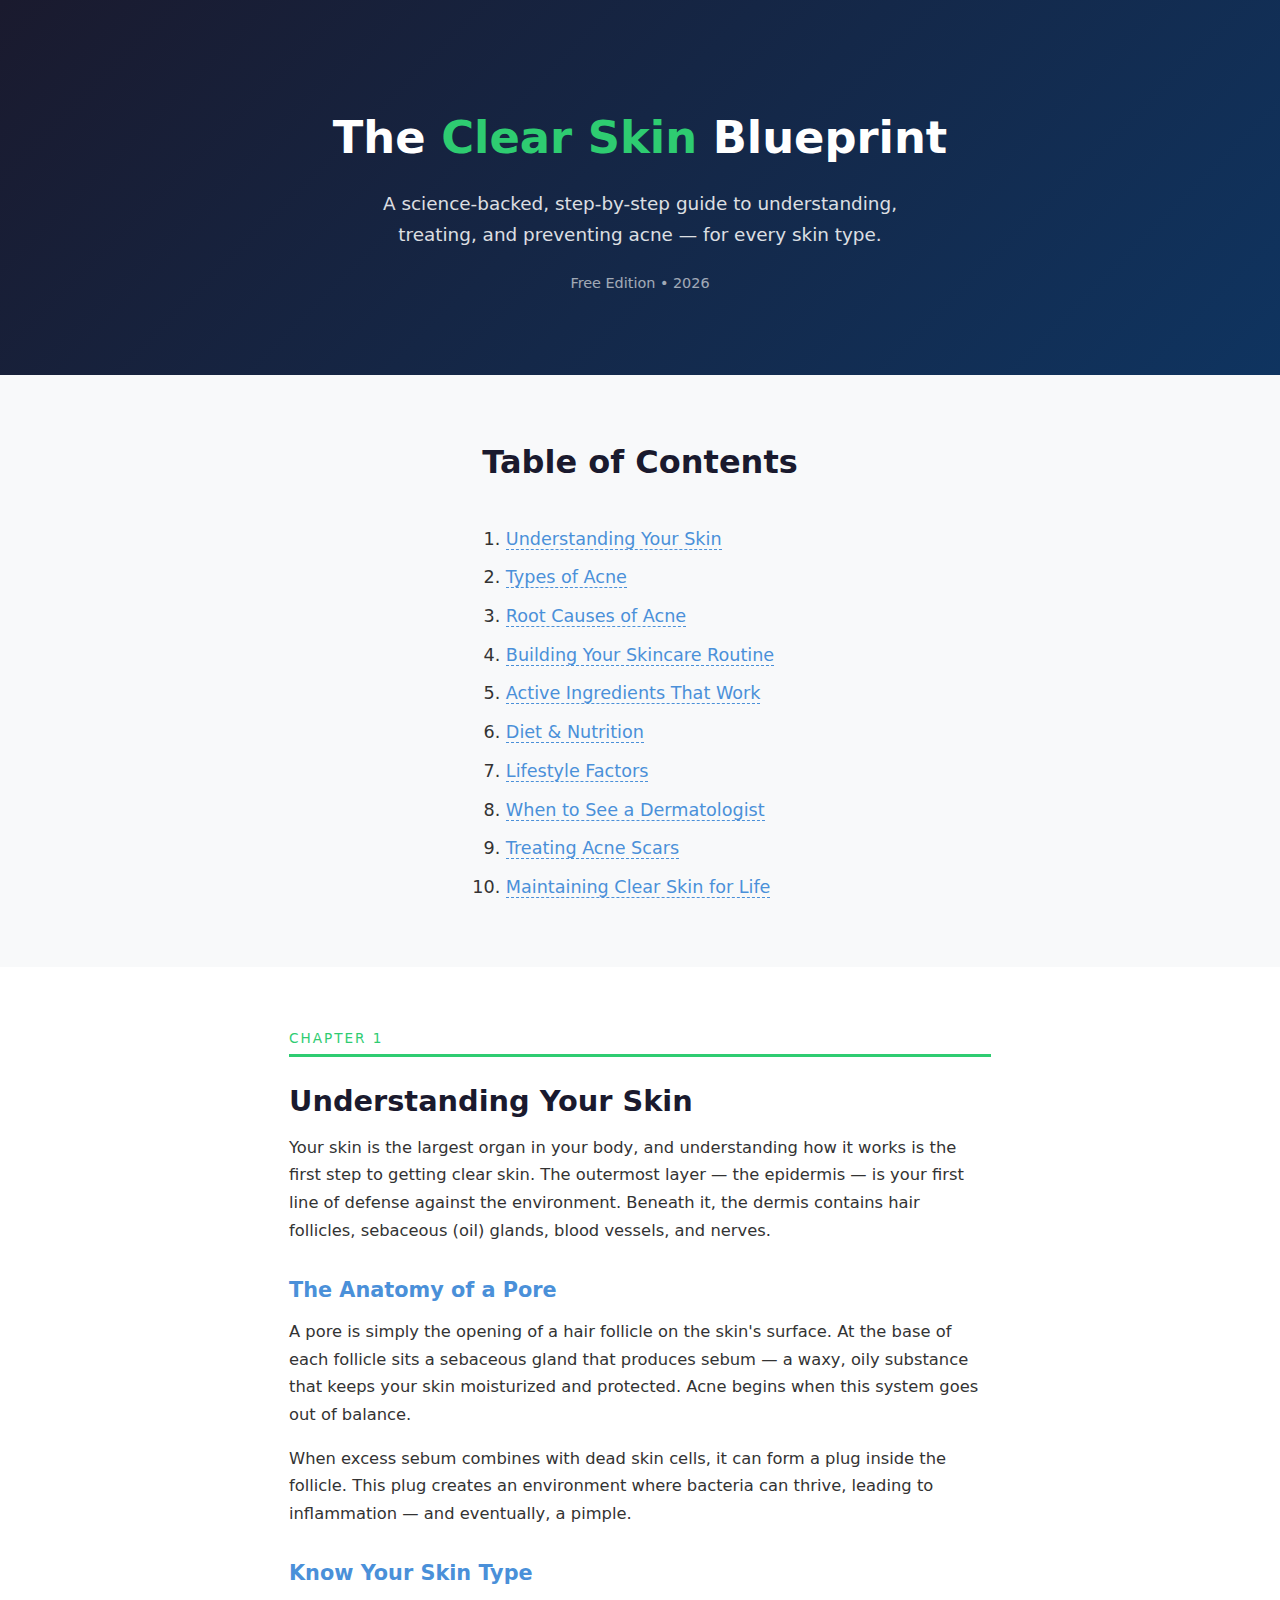
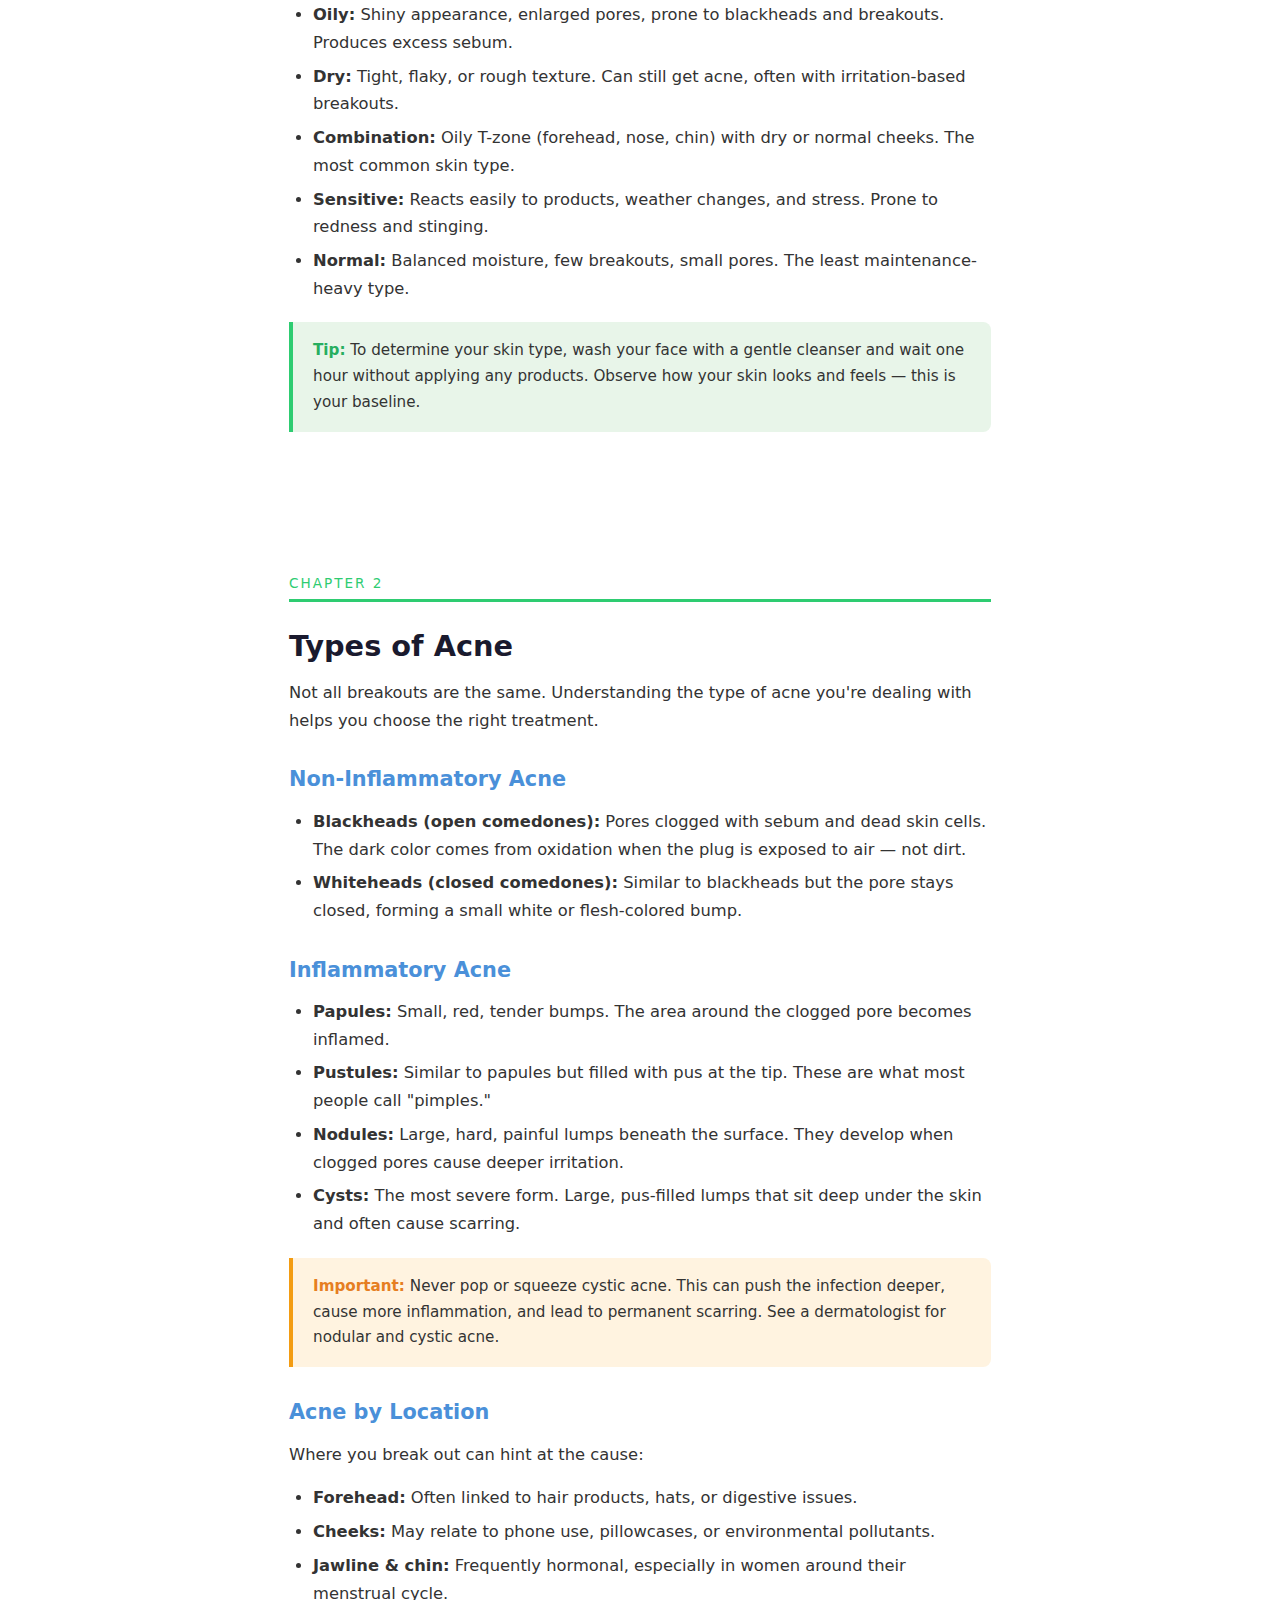
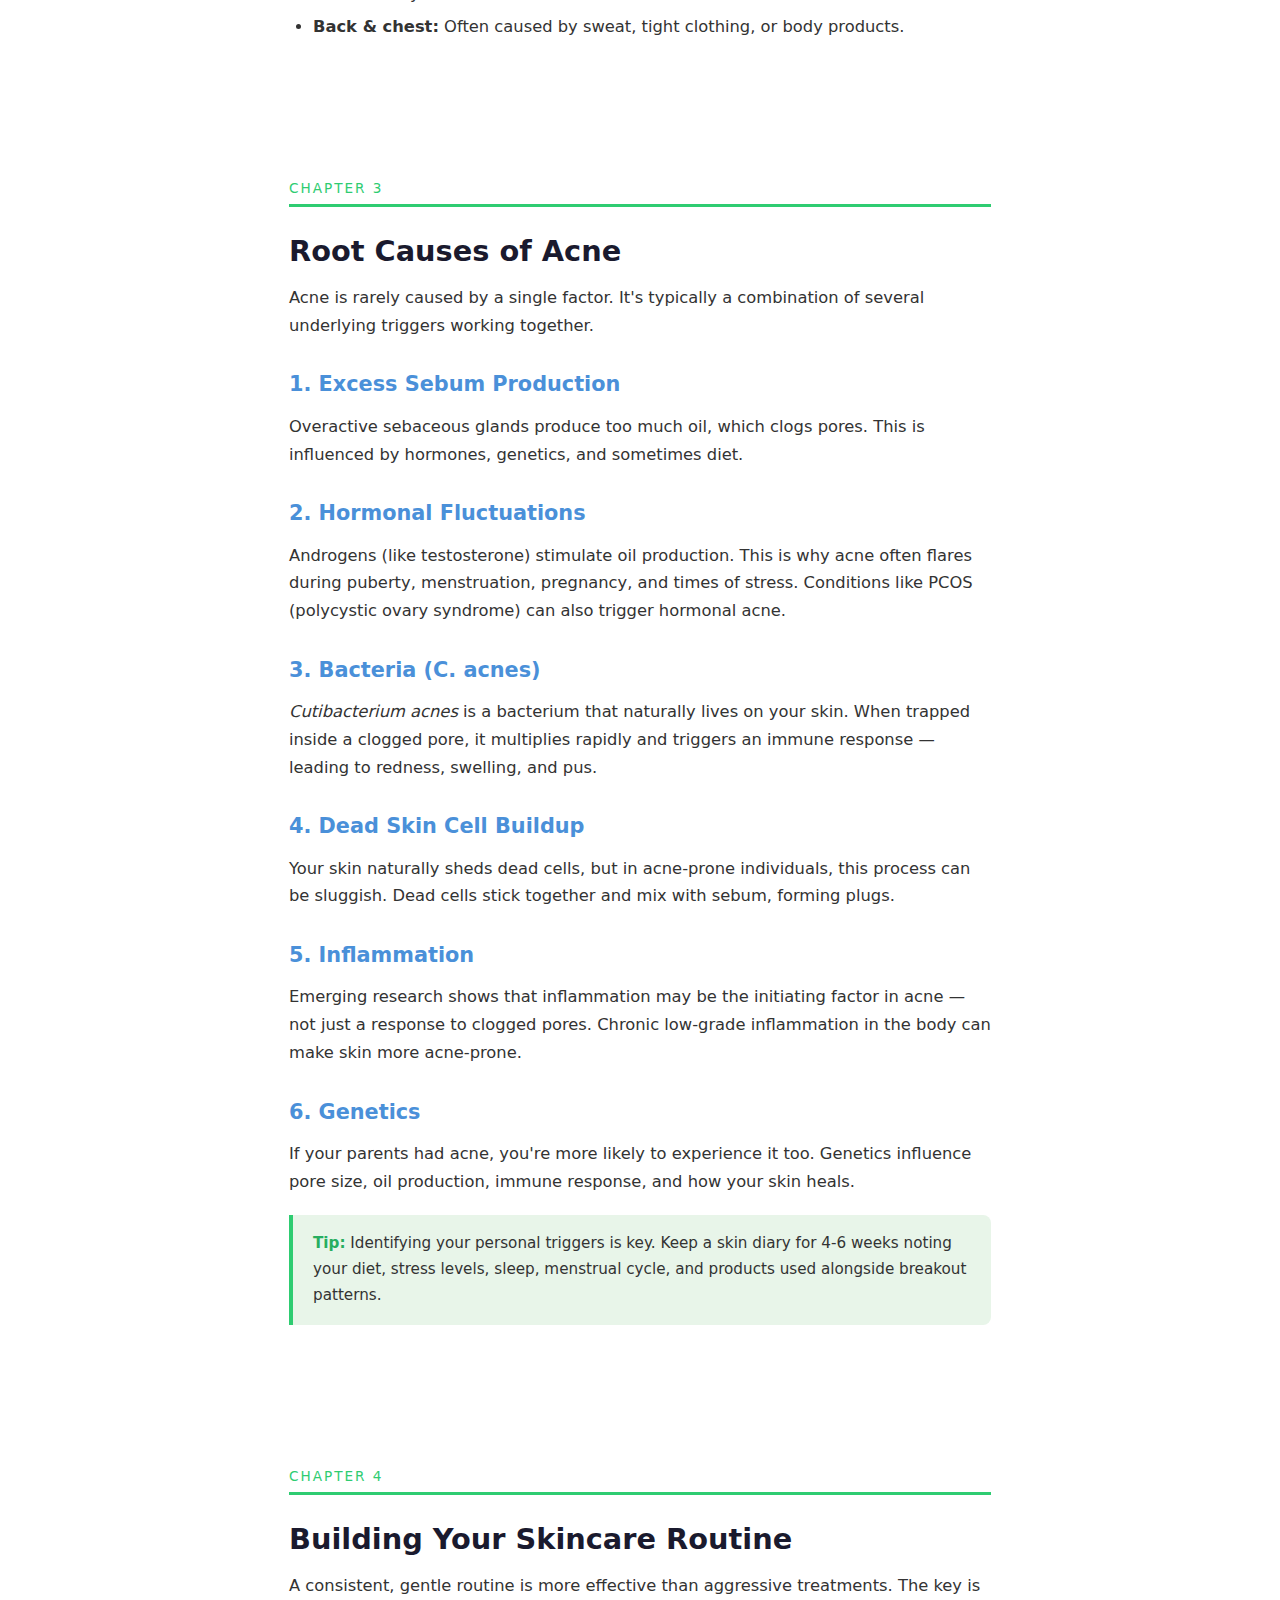
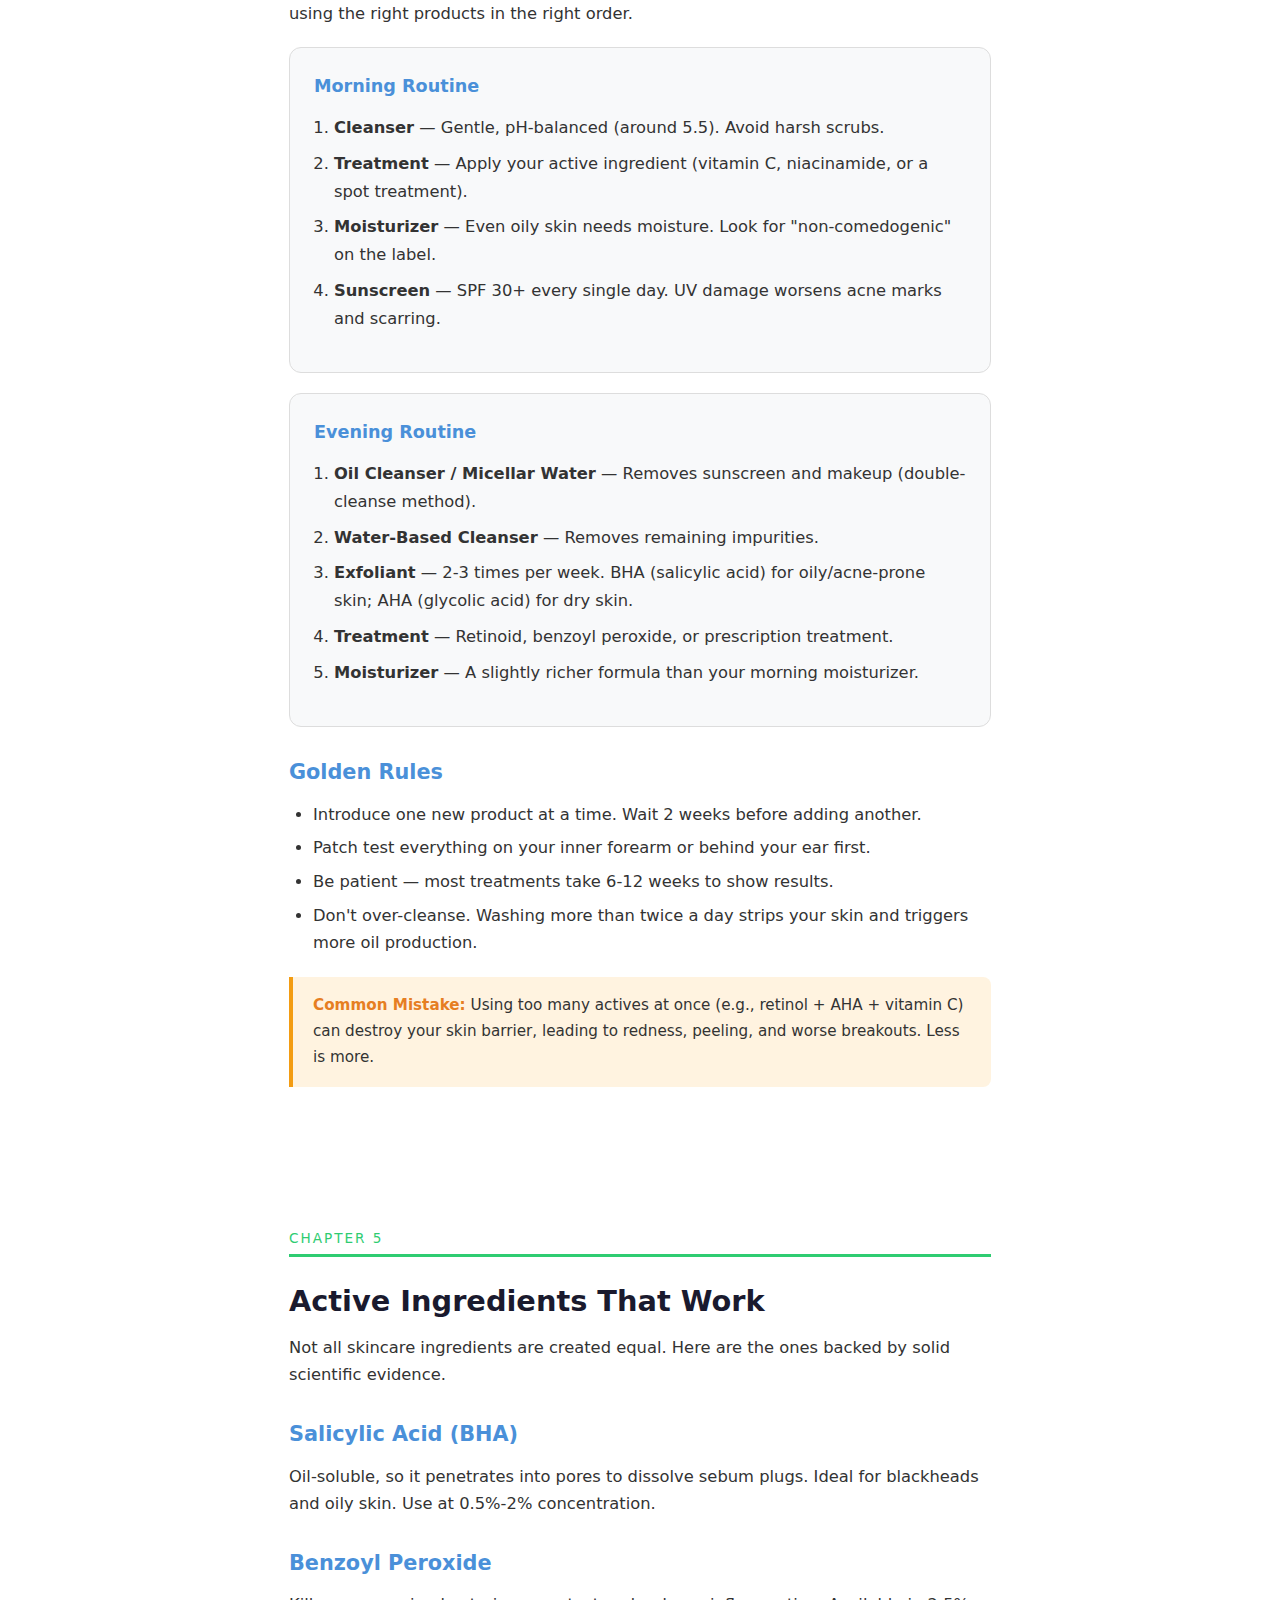
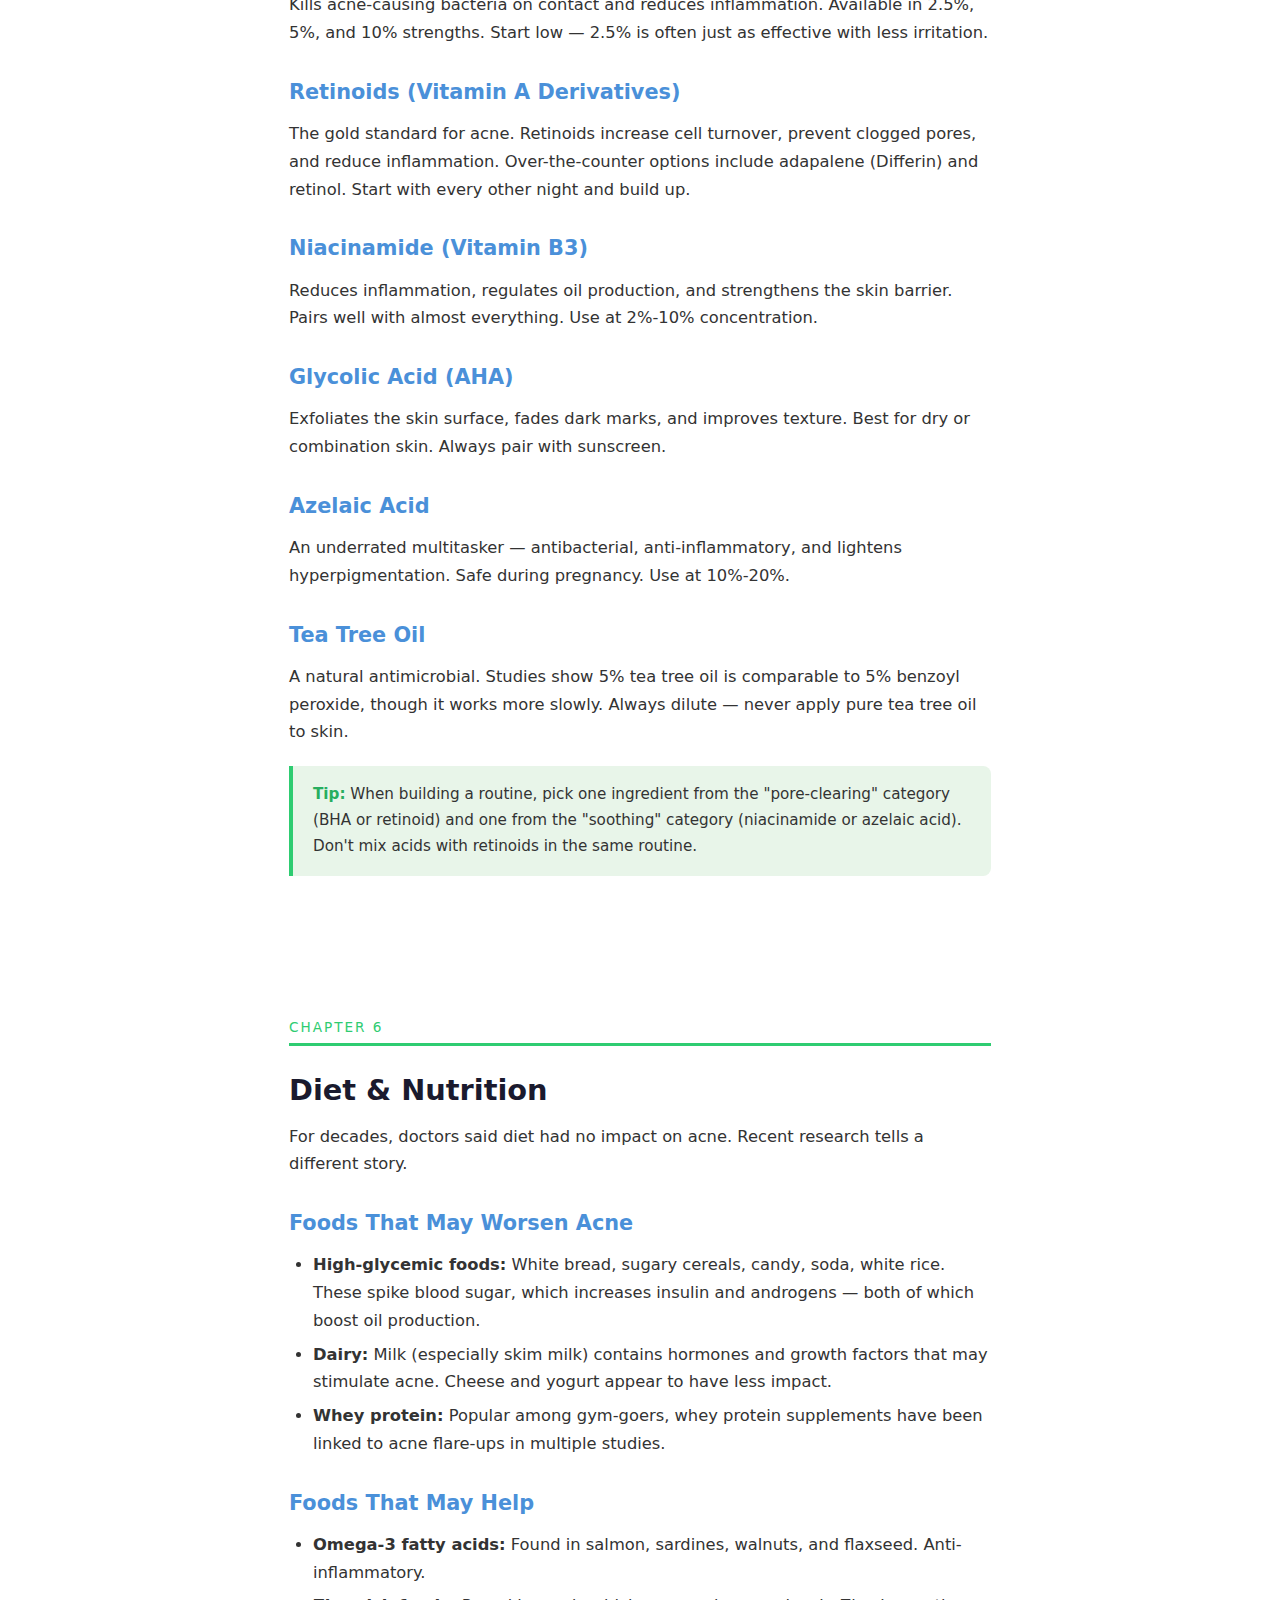
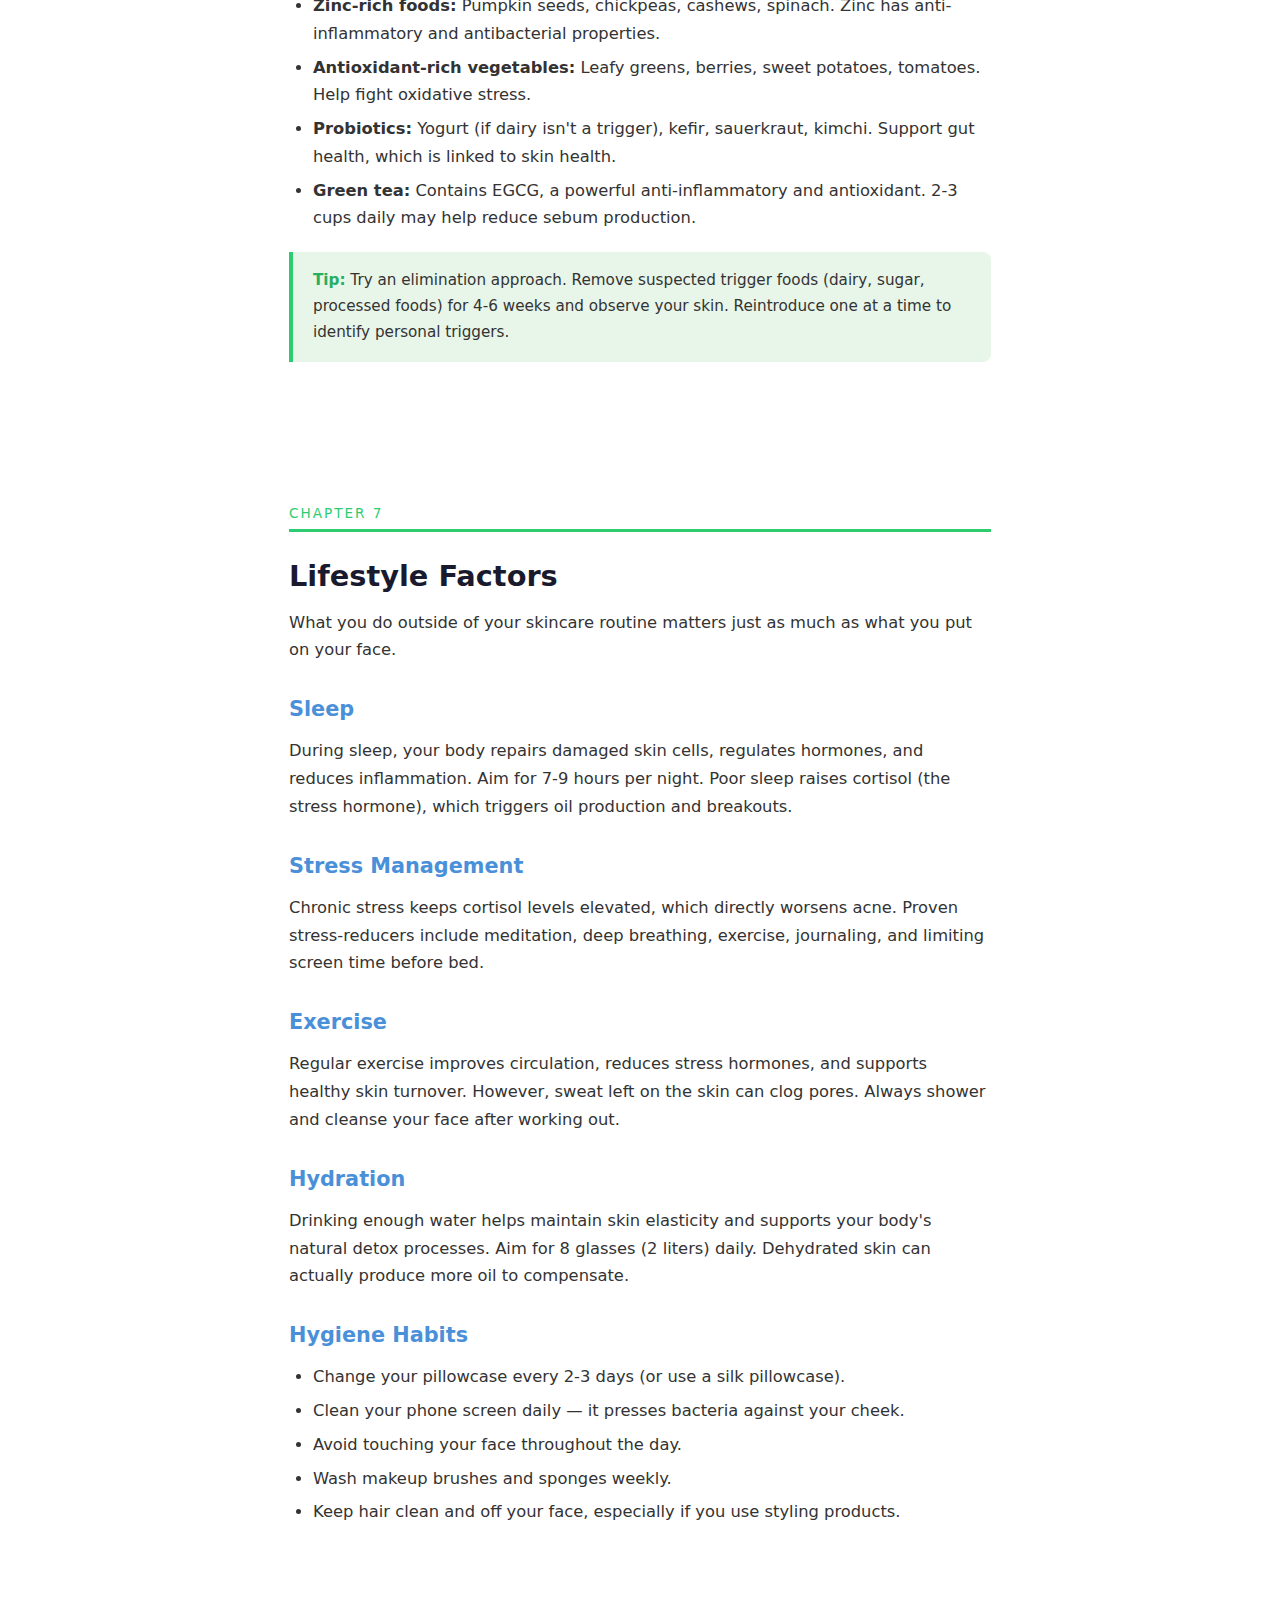
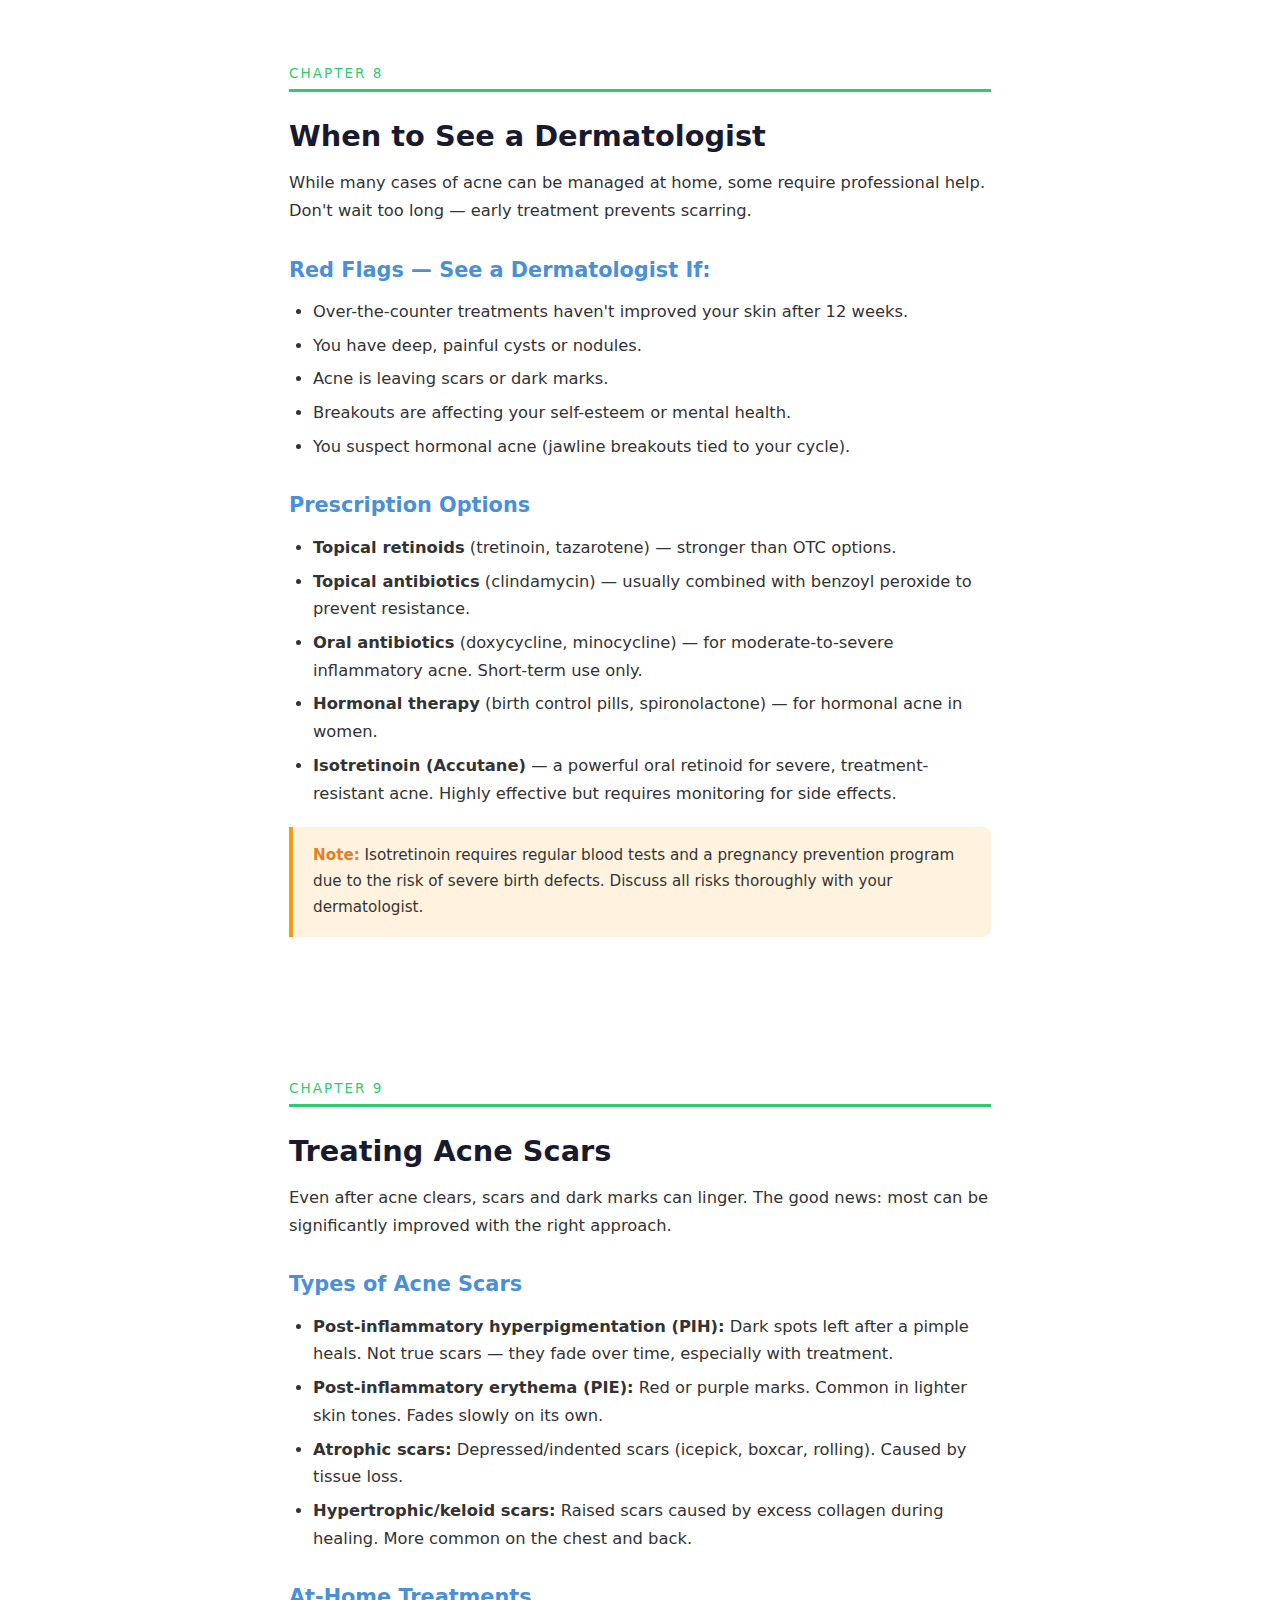
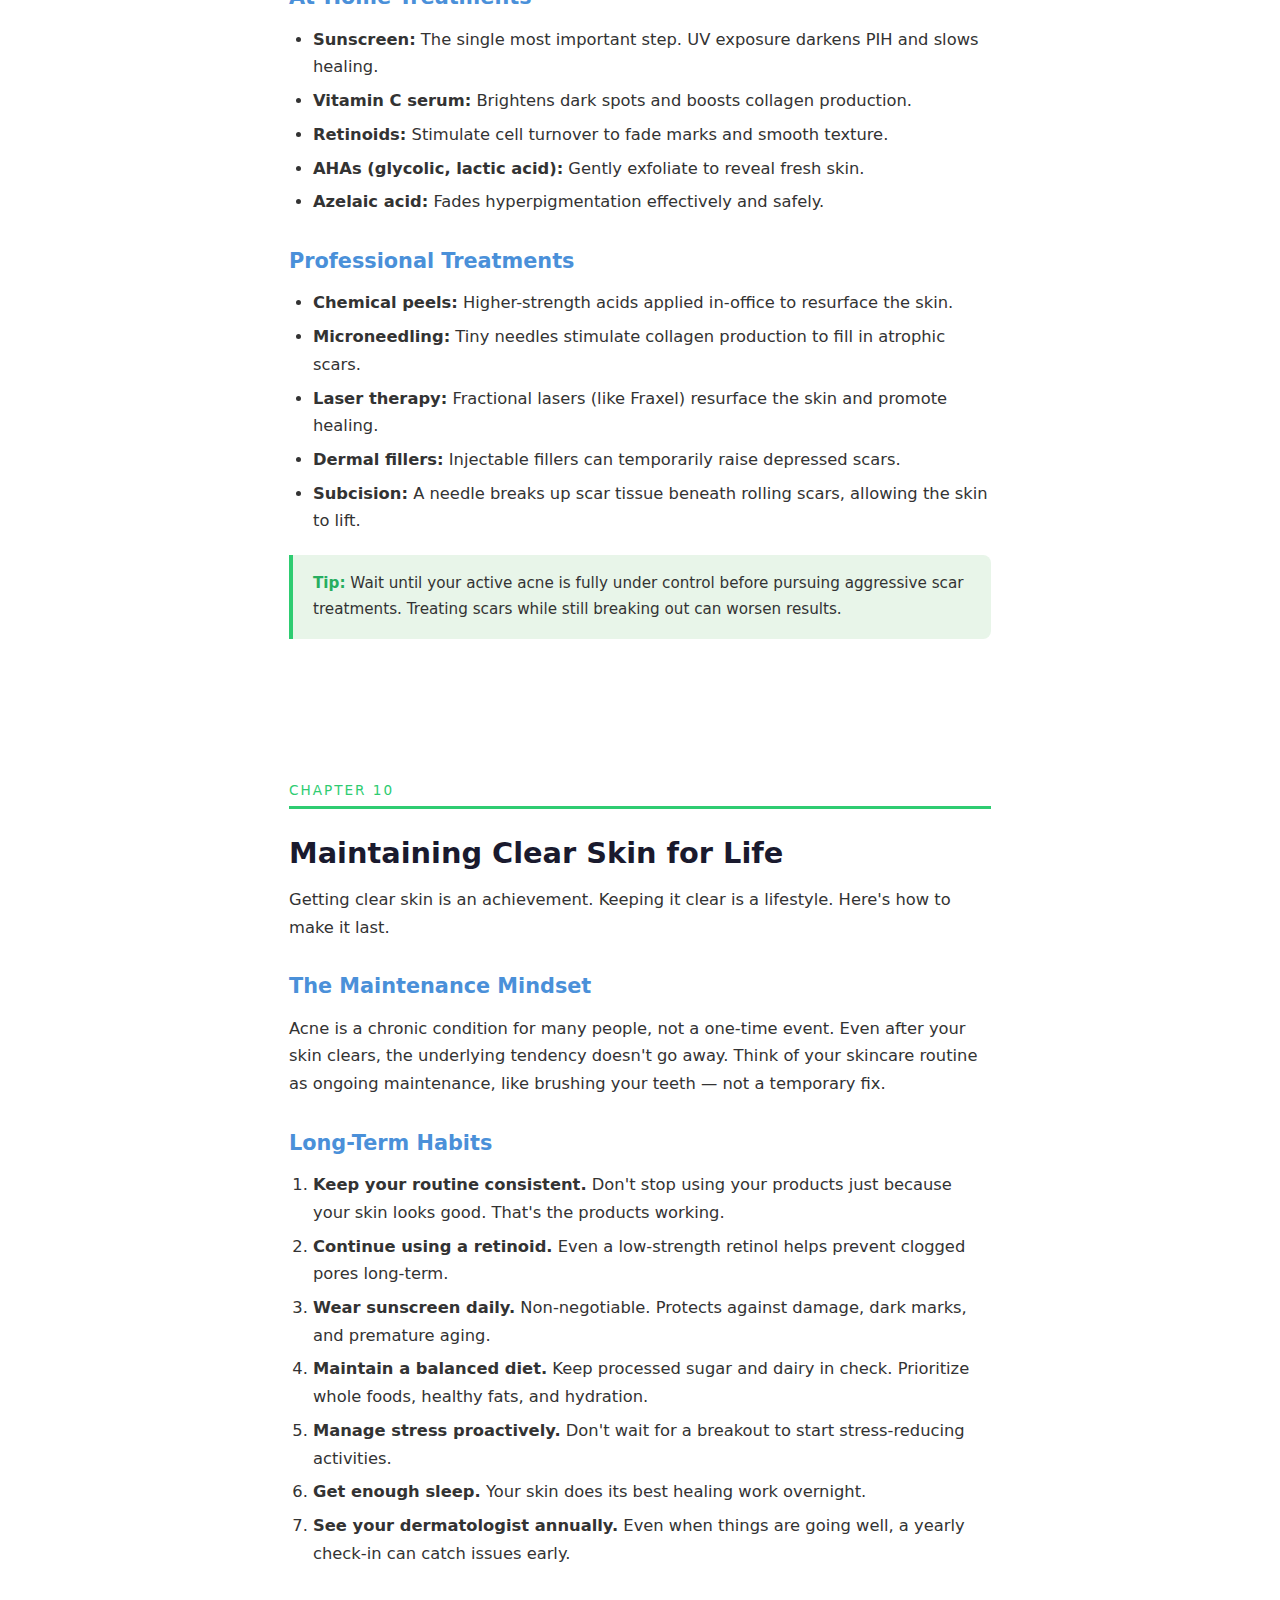
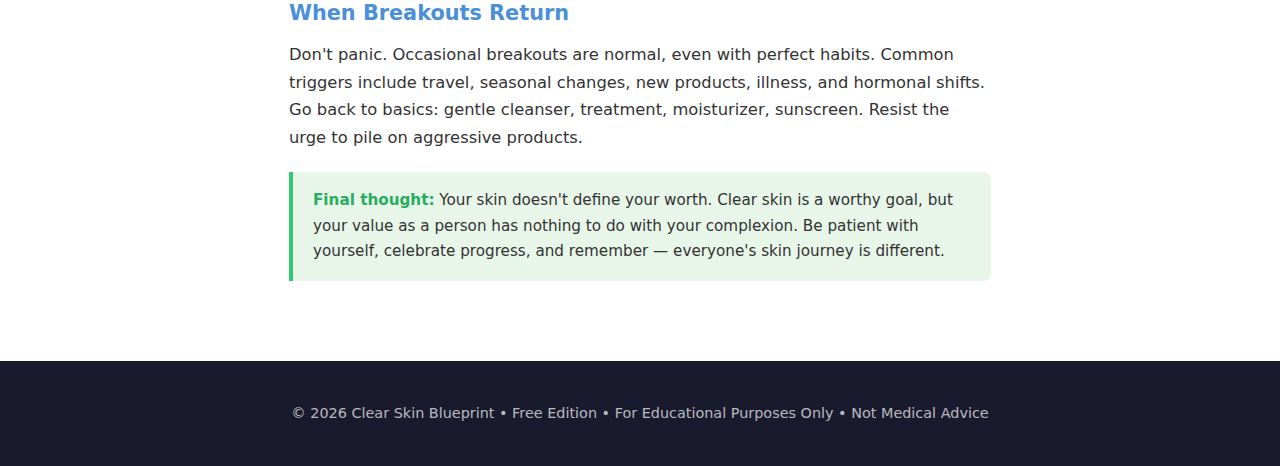
<file: ebook-visual/clear-skin-blueprint.html>
<!DOCTYPE html>
<html lang="en">
<head>
<meta charset="UTF-8"/>
<meta name="viewport" content="width=device-width,initial-scale=1.0"/>
<title>Clear Skin Blueprint — Complete Ebook</title>
<style>
*{margin:0;padding:0;box-sizing:border-box}
:root{--primary:#4A90D9;--accent:#2ECC71;--dark:#1a1a2e;--text:#333;--light:#f8f9fa;--muted:#666}
html{scroll-behavior:smooth}
body{font-family:'Segoe UI',system-ui,-apple-system,sans-serif;color:var(--text);line-height:1.7;background:#fff}
.cover{background:linear-gradient(135deg,var(--dark),#0f3460);color:#fff;text-align:center;padding:100px 24px 80px}
.cover h1{font-size:2.8rem;margin-bottom:12px}
.cover h1 span{color:var(--accent)}
.cover p{font-size:1.15rem;opacity:.85;max-width:550px;margin:0 auto 20px}
.cover .meta{font-size:.9rem;opacity:.6}
.toc-page{background:var(--light);padding:60px 24px;text-align:center}
.toc-page h2{font-size:2rem;margin-bottom:30px;color:var(--dark)}
.toc-page ol{display:inline-block;text-align:left;font-size:1.1rem;line-height:2.2}
.toc-page a{color:var(--primary);text-decoration:none;border-bottom:1px dashed var(--primary)}
.toc-page a:hover{color:var(--accent);border-color:var(--accent)}
.chapter{max-width:750px;margin:0 auto;padding:60px 24px}
.chapter h2{font-size:1.8rem;color:var(--dark);margin-bottom:8px;padding-top:20px;border-top:3px solid var(--accent)}
.chapter .ch-num{font-size:.85rem;text-transform:uppercase;letter-spacing:2px;color:var(--accent);margin-bottom:4px}
.chapter h3{font-size:1.3rem;color:var(--primary);margin:28px 0 10px}
.chapter p{margin-bottom:16px;font-size:1.02rem}
.chapter ul,.chapter ol{margin:0 0 16px 24px;font-size:1.02rem}
.chapter li{margin-bottom:6px}
.tip{background:#e8f5e9;border-left:4px solid var(--accent);padding:16px 20px;border-radius:0 8px 8px 0;margin:20px 0;font-size:.95rem}
.tip strong{color:#27ae60}
.warning{background:#fff3e0;border-left:4px solid #f39c12;padding:16px 20px;border-radius:0 8px 8px 0;margin:20px 0;font-size:.95rem}
.warning strong{color:#e67e22}
.routine-box{background:var(--light);border:1px solid #ddd;border-radius:12px;padding:24px;margin:20px 0}
.routine-box h4{color:var(--primary);margin-bottom:12px;font-size:1.1rem}
.routine-box ol{margin-left:20px}
.routine-box li{margin-bottom:8px}
.footer-ebook{background:var(--dark);color:rgba(255,255,255,.7);text-align:center;padding:40px 24px;font-size:.9rem}
@media(max-width:600px){.cover h1{font-size:2rem}.chapter{padding:40px 18px}}
@media print{.cover{padding:60px 24px 40px;break-after:page}.toc-page{break-after:page}.chapter{break-before:page}body{font-size:11pt}}
</style>
</head>
<body>

<!-- COVER -->
<div class="cover">
  <h1>The <span>Clear Skin</span> Blueprint</h1>
  <p>A science-backed, step-by-step guide to understanding, treating, and preventing acne — for every skin type.</p>
  <div class="meta">Free Edition &bull; 2026</div>
</div>

<!-- TABLE OF CONTENTS -->
<div class="toc-page">
  <h2>Table of Contents</h2>
  <ol>
    <li><a href="#ch1">Understanding Your Skin</a></li>
    <li><a href="#ch2">Types of Acne</a></li>
    <li><a href="#ch3">Root Causes of Acne</a></li>
    <li><a href="#ch4">Building Your Skincare Routine</a></li>
    <li><a href="#ch5">Active Ingredients That Work</a></li>
    <li><a href="#ch6">Diet &amp; Nutrition</a></li>
    <li><a href="#ch7">Lifestyle Factors</a></li>
    <li><a href="#ch8">When to See a Dermatologist</a></li>
    <li><a href="#ch9">Treating Acne Scars</a></li>
    <li><a href="#ch10">Maintaining Clear Skin for Life</a></li>
  </ol>
</div>

<!-- CHAPTER 1 -->
<div class="chapter" id="ch1">
  <div class="ch-num">Chapter 1</div>
  <h2>Understanding Your Skin</h2>
  <p>Your skin is the largest organ in your body, and understanding how it works is the first step to getting clear skin. The outermost layer — the epidermis — is your first line of defense against the environment. Beneath it, the dermis contains hair follicles, sebaceous (oil) glands, blood vessels, and nerves.</p>

  <h3>The Anatomy of a Pore</h3>
  <p>A pore is simply the opening of a hair follicle on the skin's surface. At the base of each follicle sits a sebaceous gland that produces sebum — a waxy, oily substance that keeps your skin moisturized and protected. Acne begins when this system goes out of balance.</p>
  <p>When excess sebum combines with dead skin cells, it can form a plug inside the follicle. This plug creates an environment where bacteria can thrive, leading to inflammation — and eventually, a pimple.</p>

  <h3>Know Your Skin Type</h3>
  <ul>
    <li><strong>Oily:</strong> Shiny appearance, enlarged pores, prone to blackheads and breakouts. Produces excess sebum.</li>
    <li><strong>Dry:</strong> Tight, flaky, or rough texture. Can still get acne, often with irritation-based breakouts.</li>
    <li><strong>Combination:</strong> Oily T-zone (forehead, nose, chin) with dry or normal cheeks. The most common skin type.</li>
    <li><strong>Sensitive:</strong> Reacts easily to products, weather changes, and stress. Prone to redness and stinging.</li>
    <li><strong>Normal:</strong> Balanced moisture, few breakouts, small pores. The least maintenance-heavy type.</li>
  </ul>

  <div class="tip"><strong>Tip:</strong> To determine your skin type, wash your face with a gentle cleanser and wait one hour without applying any products. Observe how your skin looks and feels — this is your baseline.</div>
</div>

<!-- CHAPTER 2 -->
<div class="chapter" id="ch2">
  <div class="ch-num">Chapter 2</div>
  <h2>Types of Acne</h2>
  <p>Not all breakouts are the same. Understanding the type of acne you're dealing with helps you choose the right treatment.</p>

  <h3>Non-Inflammatory Acne</h3>
  <ul>
    <li><strong>Blackheads (open comedones):</strong> Pores clogged with sebum and dead skin cells. The dark color comes from oxidation when the plug is exposed to air — not dirt.</li>
    <li><strong>Whiteheads (closed comedones):</strong> Similar to blackheads but the pore stays closed, forming a small white or flesh-colored bump.</li>
  </ul>

  <h3>Inflammatory Acne</h3>
  <ul>
    <li><strong>Papules:</strong> Small, red, tender bumps. The area around the clogged pore becomes inflamed.</li>
    <li><strong>Pustules:</strong> Similar to papules but filled with pus at the tip. These are what most people call "pimples."</li>
    <li><strong>Nodules:</strong> Large, hard, painful lumps beneath the surface. They develop when clogged pores cause deeper irritation.</li>
    <li><strong>Cysts:</strong> The most severe form. Large, pus-filled lumps that sit deep under the skin and often cause scarring.</li>
  </ul>

  <div class="warning"><strong>Important:</strong> Never pop or squeeze cystic acne. This can push the infection deeper, cause more inflammation, and lead to permanent scarring. See a dermatologist for nodular and cystic acne.</div>

  <h3>Acne by Location</h3>
  <p>Where you break out can hint at the cause:</p>
  <ul>
    <li><strong>Forehead:</strong> Often linked to hair products, hats, or digestive issues.</li>
    <li><strong>Cheeks:</strong> May relate to phone use, pillowcases, or environmental pollutants.</li>
    <li><strong>Jawline &amp; chin:</strong> Frequently hormonal, especially in women around their menstrual cycle.</li>
    <li><strong>Back &amp; chest:</strong> Often caused by sweat, tight clothing, or body products.</li>
  </ul>
</div>

<!-- CHAPTER 3 -->
<div class="chapter" id="ch3">
  <div class="ch-num">Chapter 3</div>
  <h2>Root Causes of Acne</h2>
  <p>Acne is rarely caused by a single factor. It's typically a combination of several underlying triggers working together.</p>

  <h3>1. Excess Sebum Production</h3>
  <p>Overactive sebaceous glands produce too much oil, which clogs pores. This is influenced by hormones, genetics, and sometimes diet.</p>

  <h3>2. Hormonal Fluctuations</h3>
  <p>Androgens (like testosterone) stimulate oil production. This is why acne often flares during puberty, menstruation, pregnancy, and times of stress. Conditions like PCOS (polycystic ovary syndrome) can also trigger hormonal acne.</p>

  <h3>3. Bacteria (C. acnes)</h3>
  <p><em>Cutibacterium acnes</em> is a bacterium that naturally lives on your skin. When trapped inside a clogged pore, it multiplies rapidly and triggers an immune response — leading to redness, swelling, and pus.</p>

  <h3>4. Dead Skin Cell Buildup</h3>
  <p>Your skin naturally sheds dead cells, but in acne-prone individuals, this process can be sluggish. Dead cells stick together and mix with sebum, forming plugs.</p>

  <h3>5. Inflammation</h3>
  <p>Emerging research shows that inflammation may be the initiating factor in acne — not just a response to clogged pores. Chronic low-grade inflammation in the body can make skin more acne-prone.</p>

  <h3>6. Genetics</h3>
  <p>If your parents had acne, you're more likely to experience it too. Genetics influence pore size, oil production, immune response, and how your skin heals.</p>

  <div class="tip"><strong>Tip:</strong> Identifying your personal triggers is key. Keep a skin diary for 4-6 weeks noting your diet, stress levels, sleep, menstrual cycle, and products used alongside breakout patterns.</div>
</div>

<!-- CHAPTER 4 -->
<div class="chapter" id="ch4">
  <div class="ch-num">Chapter 4</div>
  <h2>Building Your Skincare Routine</h2>
  <p>A consistent, gentle routine is more effective than aggressive treatments. The key is using the right products in the right order.</p>

  <div class="routine-box">
    <h4>Morning Routine</h4>
    <ol>
      <li><strong>Cleanser</strong> — Gentle, pH-balanced (around 5.5). Avoid harsh scrubs.</li>
      <li><strong>Treatment</strong> — Apply your active ingredient (vitamin C, niacinamide, or a spot treatment).</li>
      <li><strong>Moisturizer</strong> — Even oily skin needs moisture. Look for "non-comedogenic" on the label.</li>
      <li><strong>Sunscreen</strong> — SPF 30+ every single day. UV damage worsens acne marks and scarring.</li>
    </ol>
  </div>

  <div class="routine-box">
    <h4>Evening Routine</h4>
    <ol>
      <li><strong>Oil Cleanser / Micellar Water</strong> — Removes sunscreen and makeup (double-cleanse method).</li>
      <li><strong>Water-Based Cleanser</strong> — Removes remaining impurities.</li>
      <li><strong>Exfoliant</strong> — 2-3 times per week. BHA (salicylic acid) for oily/acne-prone skin; AHA (glycolic acid) for dry skin.</li>
      <li><strong>Treatment</strong> — Retinoid, benzoyl peroxide, or prescription treatment.</li>
      <li><strong>Moisturizer</strong> — A slightly richer formula than your morning moisturizer.</li>
    </ol>
  </div>

  <h3>Golden Rules</h3>
  <ul>
    <li>Introduce one new product at a time. Wait 2 weeks before adding another.</li>
    <li>Patch test everything on your inner forearm or behind your ear first.</li>
    <li>Be patient — most treatments take 6-12 weeks to show results.</li>
    <li>Don't over-cleanse. Washing more than twice a day strips your skin and triggers more oil production.</li>
  </ul>

  <div class="warning"><strong>Common Mistake:</strong> Using too many actives at once (e.g., retinol + AHA + vitamin C) can destroy your skin barrier, leading to redness, peeling, and worse breakouts. Less is more.</div>
</div>

<!-- CHAPTER 5 -->
<div class="chapter" id="ch5">
  <div class="ch-num">Chapter 5</div>
  <h2>Active Ingredients That Work</h2>
  <p>Not all skincare ingredients are created equal. Here are the ones backed by solid scientific evidence.</p>

  <h3>Salicylic Acid (BHA)</h3>
  <p>Oil-soluble, so it penetrates into pores to dissolve sebum plugs. Ideal for blackheads and oily skin. Use at 0.5%-2% concentration.</p>

  <h3>Benzoyl Peroxide</h3>
  <p>Kills acne-causing bacteria on contact and reduces inflammation. Available in 2.5%, 5%, and 10% strengths. Start low — 2.5% is often just as effective with less irritation.</p>

  <h3>Retinoids (Vitamin A Derivatives)</h3>
  <p>The gold standard for acne. Retinoids increase cell turnover, prevent clogged pores, and reduce inflammation. Over-the-counter options include adapalene (Differin) and retinol. Start with every other night and build up.</p>

  <h3>Niacinamide (Vitamin B3)</h3>
  <p>Reduces inflammation, regulates oil production, and strengthens the skin barrier. Pairs well with almost everything. Use at 2%-10% concentration.</p>

  <h3>Glycolic Acid (AHA)</h3>
  <p>Exfoliates the skin surface, fades dark marks, and improves texture. Best for dry or combination skin. Always pair with sunscreen.</p>

  <h3>Azelaic Acid</h3>
  <p>An underrated multitasker — antibacterial, anti-inflammatory, and lightens hyperpigmentation. Safe during pregnancy. Use at 10%-20%.</p>

  <h3>Tea Tree Oil</h3>
  <p>A natural antimicrobial. Studies show 5% tea tree oil is comparable to 5% benzoyl peroxide, though it works more slowly. Always dilute — never apply pure tea tree oil to skin.</p>

  <div class="tip"><strong>Tip:</strong> When building a routine, pick one ingredient from the "pore-clearing" category (BHA or retinoid) and one from the "soothing" category (niacinamide or azelaic acid). Don't mix acids with retinoids in the same routine.</div>
</div>

<!-- CHAPTER 6 -->
<div class="chapter" id="ch6">
  <div class="ch-num">Chapter 6</div>
  <h2>Diet &amp; Nutrition</h2>
  <p>For decades, doctors said diet had no impact on acne. Recent research tells a different story.</p>

  <h3>Foods That May Worsen Acne</h3>
  <ul>
    <li><strong>High-glycemic foods:</strong> White bread, sugary cereals, candy, soda, white rice. These spike blood sugar, which increases insulin and androgens — both of which boost oil production.</li>
    <li><strong>Dairy:</strong> Milk (especially skim milk) contains hormones and growth factors that may stimulate acne. Cheese and yogurt appear to have less impact.</li>
    <li><strong>Whey protein:</strong> Popular among gym-goers, whey protein supplements have been linked to acne flare-ups in multiple studies.</li>
  </ul>

  <h3>Foods That May Help</h3>
  <ul>
    <li><strong>Omega-3 fatty acids:</strong> Found in salmon, sardines, walnuts, and flaxseed. Anti-inflammatory.</li>
    <li><strong>Zinc-rich foods:</strong> Pumpkin seeds, chickpeas, cashews, spinach. Zinc has anti-inflammatory and antibacterial properties.</li>
    <li><strong>Antioxidant-rich vegetables:</strong> Leafy greens, berries, sweet potatoes, tomatoes. Help fight oxidative stress.</li>
    <li><strong>Probiotics:</strong> Yogurt (if dairy isn't a trigger), kefir, sauerkraut, kimchi. Support gut health, which is linked to skin health.</li>
    <li><strong>Green tea:</strong> Contains EGCG, a powerful anti-inflammatory and antioxidant. 2-3 cups daily may help reduce sebum production.</li>
  </ul>

  <div class="tip"><strong>Tip:</strong> Try an elimination approach. Remove suspected trigger foods (dairy, sugar, processed foods) for 4-6 weeks and observe your skin. Reintroduce one at a time to identify personal triggers.</div>
</div>

<!-- CHAPTER 7 -->
<div class="chapter" id="ch7">
  <div class="ch-num">Chapter 7</div>
  <h2>Lifestyle Factors</h2>
  <p>What you do outside of your skincare routine matters just as much as what you put on your face.</p>

  <h3>Sleep</h3>
  <p>During sleep, your body repairs damaged skin cells, regulates hormones, and reduces inflammation. Aim for 7-9 hours per night. Poor sleep raises cortisol (the stress hormone), which triggers oil production and breakouts.</p>

  <h3>Stress Management</h3>
  <p>Chronic stress keeps cortisol levels elevated, which directly worsens acne. Proven stress-reducers include meditation, deep breathing, exercise, journaling, and limiting screen time before bed.</p>

  <h3>Exercise</h3>
  <p>Regular exercise improves circulation, reduces stress hormones, and supports healthy skin turnover. However, sweat left on the skin can clog pores. Always shower and cleanse your face after working out.</p>

  <h3>Hydration</h3>
  <p>Drinking enough water helps maintain skin elasticity and supports your body's natural detox processes. Aim for 8 glasses (2 liters) daily. Dehydrated skin can actually produce more oil to compensate.</p>

  <h3>Hygiene Habits</h3>
  <ul>
    <li>Change your pillowcase every 2-3 days (or use a silk pillowcase).</li>
    <li>Clean your phone screen daily — it presses bacteria against your cheek.</li>
    <li>Avoid touching your face throughout the day.</li>
    <li>Wash makeup brushes and sponges weekly.</li>
    <li>Keep hair clean and off your face, especially if you use styling products.</li>
  </ul>
</div>

<!-- CHAPTER 8 -->
<div class="chapter" id="ch8">
  <div class="ch-num">Chapter 8</div>
  <h2>When to See a Dermatologist</h2>
  <p>While many cases of acne can be managed at home, some require professional help. Don't wait too long — early treatment prevents scarring.</p>

  <h3>Red Flags — See a Dermatologist If:</h3>
  <ul>
    <li>Over-the-counter treatments haven't improved your skin after 12 weeks.</li>
    <li>You have deep, painful cysts or nodules.</li>
    <li>Acne is leaving scars or dark marks.</li>
    <li>Breakouts are affecting your self-esteem or mental health.</li>
    <li>You suspect hormonal acne (jawline breakouts tied to your cycle).</li>
  </ul>

  <h3>Prescription Options</h3>
  <ul>
    <li><strong>Topical retinoids</strong> (tretinoin, tazarotene) — stronger than OTC options.</li>
    <li><strong>Topical antibiotics</strong> (clindamycin) — usually combined with benzoyl peroxide to prevent resistance.</li>
    <li><strong>Oral antibiotics</strong> (doxycycline, minocycline) — for moderate-to-severe inflammatory acne. Short-term use only.</li>
    <li><strong>Hormonal therapy</strong> (birth control pills, spironolactone) — for hormonal acne in women.</li>
    <li><strong>Isotretinoin (Accutane)</strong> — a powerful oral retinoid for severe, treatment-resistant acne. Highly effective but requires monitoring for side effects.</li>
  </ul>

  <div class="warning"><strong>Note:</strong> Isotretinoin requires regular blood tests and a pregnancy prevention program due to the risk of severe birth defects. Discuss all risks thoroughly with your dermatologist.</div>
</div>

<!-- CHAPTER 9 -->
<div class="chapter" id="ch9">
  <div class="ch-num">Chapter 9</div>
  <h2>Treating Acne Scars</h2>
  <p>Even after acne clears, scars and dark marks can linger. The good news: most can be significantly improved with the right approach.</p>

  <h3>Types of Acne Scars</h3>
  <ul>
    <li><strong>Post-inflammatory hyperpigmentation (PIH):</strong> Dark spots left after a pimple heals. Not true scars — they fade over time, especially with treatment.</li>
    <li><strong>Post-inflammatory erythema (PIE):</strong> Red or purple marks. Common in lighter skin tones. Fades slowly on its own.</li>
    <li><strong>Atrophic scars:</strong> Depressed/indented scars (icepick, boxcar, rolling). Caused by tissue loss.</li>
    <li><strong>Hypertrophic/keloid scars:</strong> Raised scars caused by excess collagen during healing. More common on the chest and back.</li>
  </ul>

  <h3>At-Home Treatments</h3>
  <ul>
    <li><strong>Sunscreen:</strong> The single most important step. UV exposure darkens PIH and slows healing.</li>
    <li><strong>Vitamin C serum:</strong> Brightens dark spots and boosts collagen production.</li>
    <li><strong>Retinoids:</strong> Stimulate cell turnover to fade marks and smooth texture.</li>
    <li><strong>AHAs (glycolic, lactic acid):</strong> Gently exfoliate to reveal fresh skin.</li>
    <li><strong>Azelaic acid:</strong> Fades hyperpigmentation effectively and safely.</li>
  </ul>

  <h3>Professional Treatments</h3>
  <ul>
    <li><strong>Chemical peels:</strong> Higher-strength acids applied in-office to resurface the skin.</li>
    <li><strong>Microneedling:</strong> Tiny needles stimulate collagen production to fill in atrophic scars.</li>
    <li><strong>Laser therapy:</strong> Fractional lasers (like Fraxel) resurface the skin and promote healing.</li>
    <li><strong>Dermal fillers:</strong> Injectable fillers can temporarily raise depressed scars.</li>
    <li><strong>Subcision:</strong> A needle breaks up scar tissue beneath rolling scars, allowing the skin to lift.</li>
  </ul>

  <div class="tip"><strong>Tip:</strong> Wait until your active acne is fully under control before pursuing aggressive scar treatments. Treating scars while still breaking out can worsen results.</div>
</div>

<!-- CHAPTER 10 -->
<div class="chapter" id="ch10">
  <div class="ch-num">Chapter 10</div>
  <h2>Maintaining Clear Skin for Life</h2>
  <p>Getting clear skin is an achievement. Keeping it clear is a lifestyle. Here's how to make it last.</p>

  <h3>The Maintenance Mindset</h3>
  <p>Acne is a chronic condition for many people, not a one-time event. Even after your skin clears, the underlying tendency doesn't go away. Think of your skincare routine as ongoing maintenance, like brushing your teeth — not a temporary fix.</p>

  <h3>Long-Term Habits</h3>
  <ol>
    <li><strong>Keep your routine consistent.</strong> Don't stop using your products just because your skin looks good. That's the products working.</li>
    <li><strong>Continue using a retinoid.</strong> Even a low-strength retinol helps prevent clogged pores long-term.</li>
    <li><strong>Wear sunscreen daily.</strong> Non-negotiable. Protects against damage, dark marks, and premature aging.</li>
    <li><strong>Maintain a balanced diet.</strong> Keep processed sugar and dairy in check. Prioritize whole foods, healthy fats, and hydration.</li>
    <li><strong>Manage stress proactively.</strong> Don't wait for a breakout to start stress-reducing activities.</li>
    <li><strong>Get enough sleep.</strong> Your skin does its best healing work overnight.</li>
    <li><strong>See your dermatologist annually.</strong> Even when things are going well, a yearly check-in can catch issues early.</li>
  </ol>

  <h3>When Breakouts Return</h3>
  <p>Don't panic. Occasional breakouts are normal, even with perfect habits. Common triggers include travel, seasonal changes, new products, illness, and hormonal shifts. Go back to basics: gentle cleanser, treatment, moisturizer, sunscreen. Resist the urge to pile on aggressive products.</p>

  <div class="tip"><strong>Final thought:</strong> Your skin doesn't define your worth. Clear skin is a worthy goal, but your value as a person has nothing to do with your complexion. Be patient with yourself, celebrate progress, and remember — everyone's skin journey is different.</div>
</div>

<!-- FOOTER -->
<div class="footer-ebook">
  <p>&copy; 2026 Clear Skin Blueprint &bull; Free Edition &bull; For Educational Purposes Only &bull; Not Medical Advice</p>
</div>

</body>
</html>
</file>
<file: website/assets/css/styles.css>
/* ===== RESET & BASE ===== */
*, *::before, *::after { margin: 0; padding: 0; box-sizing: border-box; }

:root {
  --primary: #4A90D9;
  --primary-dark: #357ABD;
  --accent: #2ECC71;
  --accent-dark: #27AE60;
  --dark: #1a1a2e;
  --dark-light: #16213e;
  --text: #333;
  --text-light: #666;
  --white: #fff;
  --off-white: #f8f9fa;
  --border: #e0e0e0;
  --shadow: 0 4px 20px rgba(0,0,0,.1);
  --shadow-lg: 0 10px 40px rgba(0,0,0,.15);
  --radius: 12px;
  --transition: .3s ease;
}

html { scroll-behavior: smooth; font-size: 16px; }

body {
  font-family: 'Segoe UI', system-ui, -apple-system, sans-serif;
  color: var(--text);
  line-height: 1.6;
  background: var(--white);
}

a { text-decoration: none; color: inherit; }
img { max-width: 100%; display: block; }
ul { list-style: none; }

/* ===== UTILITY ===== */
.container { max-width: 1100px; margin: 0 auto; padding: 0 24px; }
.btn {
  display: inline-flex; align-items: center; gap: 8px;
  padding: 14px 32px; border-radius: 8px; font-weight: 600;
  font-size: 1rem; cursor: pointer; border: none;
  transition: var(--transition); text-align: center;
}
.btn-primary { background: var(--accent); color: var(--white); }
.btn-primary:hover { background: var(--accent-dark); transform: translateY(-2px); box-shadow: var(--shadow); }
.btn-outline { background: transparent; color: var(--white); border: 2px solid var(--white); }
.btn-outline:hover { background: var(--white); color: var(--dark); }
.btn-download { background: var(--primary); color: var(--white); }
.btn-download:hover { background: var(--primary-dark); transform: translateY(-2px); box-shadow: var(--shadow); }
.section-title { font-size: 2rem; font-weight: 700; margin-bottom: 12px; }
.section-subtitle { font-size: 1.1rem; color: var(--text-light); margin-bottom: 40px; }

/* ===== NAV ===== */
.navbar {
  position: fixed; top: 0; left: 0; right: 0; z-index: 100;
  padding: 16px 0; transition: var(--transition);
}
.navbar.scrolled { background: rgba(26,26,46,.95); backdrop-filter: blur(10px); padding: 10px 0; }
.navbar .container { display: flex; justify-content: space-between; align-items: center; }
.logo { font-size: 1.4rem; font-weight: 700; color: var(--white); }
.logo span { color: var(--accent); }
.nav-links { display: flex; gap: 28px; align-items: center; }
.nav-links a { color: rgba(255,255,255,.85); font-size: .95rem; transition: var(--transition); }
.nav-links a:hover { color: var(--white); }
.hamburger { display: none; flex-direction: column; gap: 5px; cursor: pointer; background: none; border: none; }
.hamburger span { width: 24px; height: 2px; background: var(--white); transition: var(--transition); }

/* ===== HERO ===== */
.hero {
  background: linear-gradient(135deg, var(--dark) 0%, var(--dark-light) 50%, #0f3460 100%);
  color: var(--white); padding: 140px 0 100px; position: relative; overflow: hidden;
  min-height: 100vh; display: flex; align-items: center;
}
.hero::before {
  content: ''; position: absolute; inset: 0;
  background: radial-gradient(circle at 70% 30%, rgba(74,144,217,.15) 0%, transparent 60%);
}
.hero .container { display: grid; grid-template-columns: 1fr 1fr; gap: 60px; align-items: center; position: relative; }
.hero-content h1 { font-size: 3rem; line-height: 1.15; margin-bottom: 20px; }
.hero-content h1 span { color: var(--accent); }
.hero-content p { font-size: 1.15rem; opacity: .85; margin-bottom: 32px; max-width: 480px; }
.hero-buttons { display: flex; gap: 16px; flex-wrap: wrap; }
.hero-visual { text-align: center; }
.ebook-mockup {
  width: 300px; height: 400px; margin: 0 auto;
  background: linear-gradient(145deg, var(--accent), var(--primary));
  border-radius: 8px; box-shadow: var(--shadow-lg);
  display: flex; flex-direction: column; justify-content: center; align-items: center;
  color: var(--white); padding: 40px; position: relative;
  transform: perspective(800px) rotateY(-8deg);
  transition: var(--transition);
}
.ebook-mockup:hover { transform: perspective(800px) rotateY(0deg); }
.ebook-mockup h3 { font-size: 1.6rem; text-align: center; margin-bottom: 10px; }
.ebook-mockup p { font-size: .9rem; opacity: .9; text-align: center; }
.ebook-mockup .mock-icon { font-size: 3rem; margin-bottom: 20px; }

/* ===== FEATURES / WHAT YOU'LL LEARN ===== */
.features { padding: 80px 0; text-align: center; }
.features-grid { display: grid; grid-template-columns: repeat(3, 1fr); gap: 30px; }
.feature-card {
  background: var(--white); border: 1px solid var(--border);
  border-radius: var(--radius); padding: 36px 28px;
  transition: var(--transition); text-align: center;
}
.feature-card:hover { transform: translateY(-6px); box-shadow: var(--shadow-lg); border-color: var(--primary); }
.feature-icon { font-size: 2.5rem; margin-bottom: 16px; }
.feature-card h3 { font-size: 1.2rem; margin-bottom: 10px; }
.feature-card p { font-size: .95rem; color: var(--text-light); }

/* ===== DOWNLOADS ===== */
.downloads { padding: 80px 0; background: var(--off-white); text-align: center; }
.download-cards { display: grid; grid-template-columns: repeat(auto-fit, minmax(300px, 1fr)); gap: 30px; max-width: 800px; margin: 0 auto; }
.download-card {
  background: var(--white); border-radius: var(--radius);
  padding: 40px 30px; box-shadow: var(--shadow); transition: var(--transition);
  display: flex; flex-direction: column; align-items: center; gap: 16px;
}
.download-card:hover { transform: translateY(-4px); box-shadow: var(--shadow-lg); }
.download-card .dl-icon { font-size: 3rem; }
.download-card h3 { font-size: 1.3rem; }
.download-card p { font-size: .95rem; color: var(--text-light); margin-bottom: 8px; }
.download-card .file-info { font-size: .8rem; color: #999; margin-bottom: 4px; }

/* ===== TABLE OF CONTENTS ===== */
.toc { padding: 80px 0; }
.toc-list { max-width: 700px; margin: 0 auto; }
.toc-item {
  display: flex; align-items: center; gap: 16px;
  padding: 18px 24px; border-bottom: 1px solid var(--border);
  transition: var(--transition);
}
.toc-item:hover { background: var(--off-white); padding-left: 32px; }
.toc-num {
  width: 36px; height: 36px; border-radius: 50%;
  background: var(--primary); color: var(--white);
  display: flex; align-items: center; justify-content: center;
  font-weight: 700; font-size: .85rem; flex-shrink: 0;
}
.toc-text h4 { font-size: 1.05rem; margin-bottom: 2px; }
.toc-text p { font-size: .85rem; color: var(--text-light); }

/* ===== TESTIMONIALS ===== */
.testimonials { padding: 80px 0; background: var(--off-white); text-align: center; }
.testimonial-grid { display: grid; grid-template-columns: repeat(auto-fit, minmax(280px, 1fr)); gap: 28px; }
.testimonial-card {
  background: var(--white); border-radius: var(--radius);
  padding: 32px 28px; box-shadow: var(--shadow);
}
.stars { color: #f1c40f; font-size: 1.1rem; margin-bottom: 12px; }
.testimonial-card blockquote { font-size: .95rem; color: var(--text-light); font-style: italic; margin-bottom: 16px; }
.testimonial-card .author { font-weight: 600; font-size: .9rem; }

/* ===== FAQ ===== */
.faq { padding: 80px 0; }
.faq-list { max-width: 700px; margin: 0 auto; }
.faq-item { border-bottom: 1px solid var(--border); }
.faq-question {
  width: 100%; background: none; border: none; cursor: pointer;
  display: flex; justify-content: space-between; align-items: center;
  padding: 20px 0; font-size: 1.05rem; font-weight: 600;
  color: var(--text); text-align: left;
}
.faq-question .arrow { transition: var(--transition); font-size: 1.2rem; }
.faq-item.open .faq-question .arrow { transform: rotate(180deg); }
.faq-answer { max-height: 0; overflow: hidden; transition: max-height .3s ease; }
.faq-answer p { padding: 0 0 20px; color: var(--text-light); font-size: .95rem; }

/* ===== FOOTER ===== */
.footer { background: var(--dark); color: rgba(255,255,255,.7); padding: 40px 0; text-align: center; }
.footer p { font-size: .9rem; }
.footer a { color: var(--accent); }

/* ===== RESPONSIVE ===== */
@media (max-width: 768px) {
  .hero .container { grid-template-columns: 1fr; text-align: center; }
  .hero-content h1 { font-size: 2.2rem; }
  .hero-content p { margin: 0 auto 32px; }
  .hero-buttons { justify-content: center; }
  .features-grid { grid-template-columns: 1fr; }
  .nav-links { display: none; position: absolute; top: 100%; left: 0; right: 0; flex-direction: column;
    background: var(--dark); padding: 20px; gap: 16px; }
  .nav-links.active { display: flex; }
  .hamburger { display: flex; }
  .ebook-mockup { width: 220px; height: 300px; transform: none; }
}
</file>
